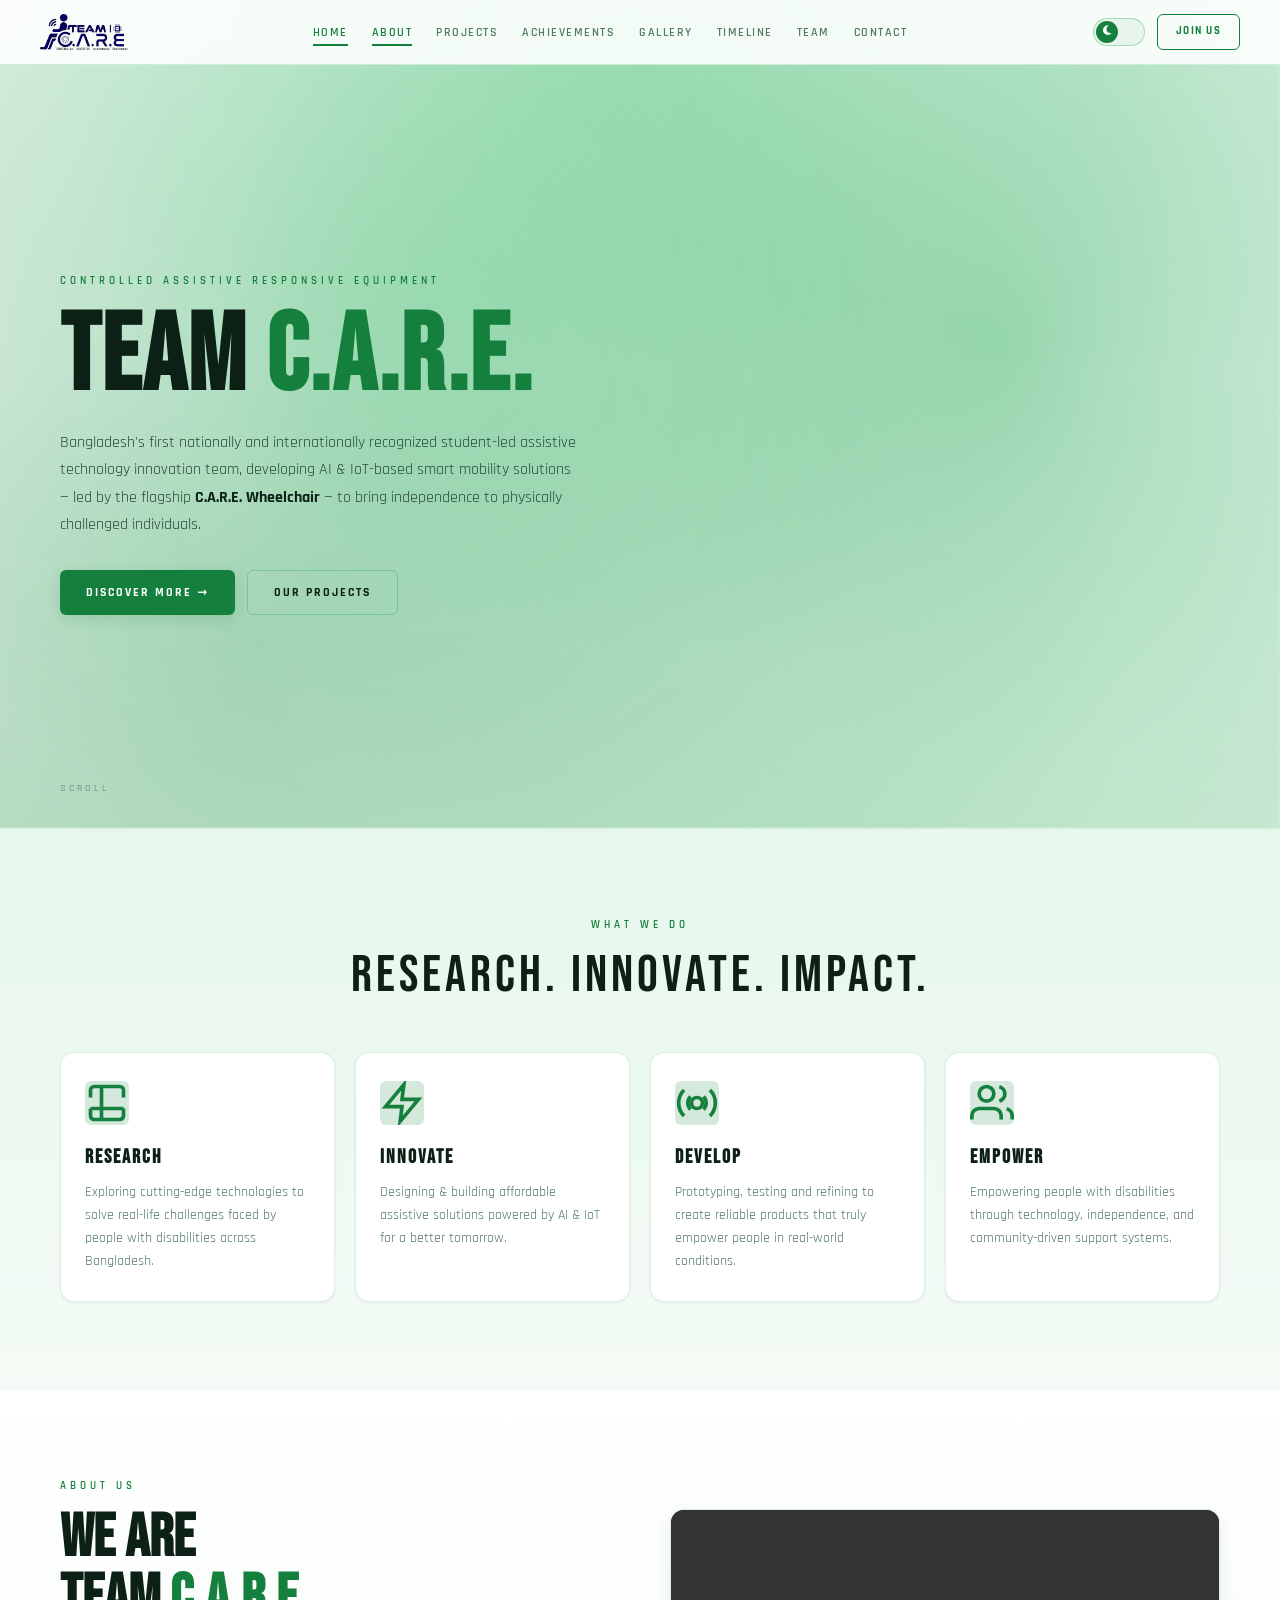
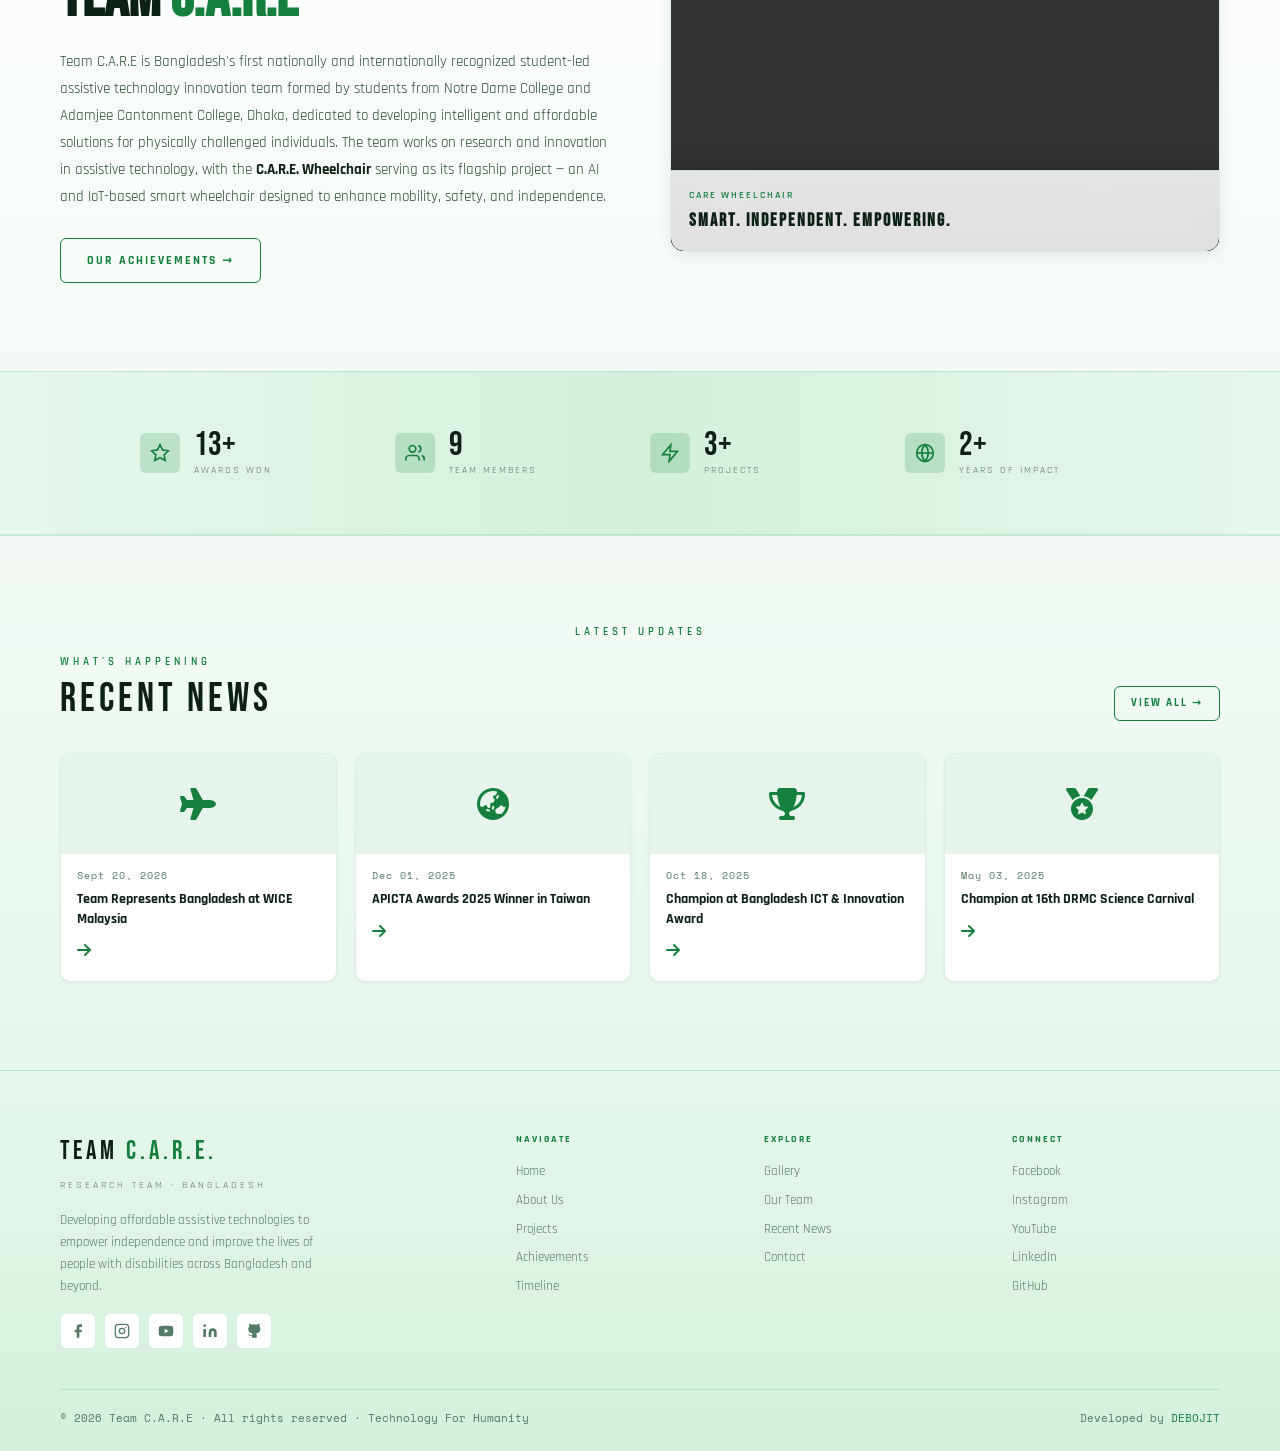
<file: index.html>
<!DOCTYPE html>
<html lang="en">
<head>
<meta charset="utf-8">
<meta name="viewport" content="width=device-width, initial-scale=1">
<title>Team C.A.R.E — Technology For Humanity</title>
<meta name="description" content="Team C.A.R.E. (Controlled Assistive Responsive Equipment) is a student research team from Bangladesh developing assistive technologies to empower independence and improve lives.">
<link rel="preconnect" href="https://fonts.googleapis.com">
<link rel="preconnect" href="https://fonts.gstatic.com" crossorigin>
<link href="https://fonts.googleapis.com/css2?family=Bebas+Neue&family=Rajdhani:wght@400;500;600;700&family=Space+Mono:wght@400;700&display=swap" rel="stylesheet">
<link rel="stylesheet" href="https://cdnjs.cloudflare.com/ajax/libs/font-awesome/6.5.1/css/all.min.css">
<link rel="stylesheet" href="./css/style.css">
</head>
<body>

<div id="cursor-ring"></div>
<div id="cursor-dot"></div>

<div class="mobile-menu" id="mobileMenu">
  <a href="./index.html">Home</a>
  <a href="./index.html#about">About</a>
  <a href="./projects.html">Projects</a>
  <a href="./awards.html">Achievements</a>
  <a href="./gallery.html">Gallery</a>
  <a href="./roadmap.html">Timeline</a>
  <a href="./team.html">Team</a>
  <a href="./contact.html">Contact</a>
</div>

<nav>
  <a class="nav-logo" href="./index.html">
    <img src="./images/logo-light.png" alt="Team C.A.R.E." class="logo-light">
    <img src="./images/logo-dark.png" alt="Team C.A.R.E." class="logo-dark">
  </a>
  <ul class="nav-links">
    <li><a class="active" href="./index.html">Home</a></li>
    <li><a href="./index.html#about">About</a></li>
    <li><a href="./projects.html">Projects</a></li>
    <li><a href="./awards.html">Achievements</a></li>
    <li><a href="./gallery.html">Gallery</a></li>
    <li><a href="./roadmap.html">Timeline</a></li>
    <li><a href="./team.html">Team</a></li>
    <li><a href="./contact.html">Contact</a></li>
  </ul>
  <div class="nav-right">
    <button class="theme-toggle" title="Toggle theme" aria-label="Toggle dark/light mode">
      <div class="theme-toggle-thumb">
        <span class="toggle-moon"><i class="fa-solid fa-moon"></i></span>
        <span class="toggle-sun"><i class="fa-solid fa-sun"></i></span>
      </div>
    </button>
    <a class="btn-join" href="./contact.html">Join Us</a>
    <div class="hamburger"><span></span><span></span><span></span></div>
  </div>
</nav>

<section id="hero">
  <canvas id="heroBgCanvas"></canvas>
  <div class="hero-content">
    <div class="hero-eyebrow">Controlled Assistive Responsive Equipment</div>
    <h1 class="hero-title">TEAM <span class="accent">C.A.R.E.</span></h1>
    <p class="hero-desc">Bangladesh's first nationally and internationally recognized student-led assistive technology innovation team, developing AI &amp; IoT-based smart mobility solutions — led by the flagship <strong>C.A.R.E. Wheelchair</strong> — to bring independence to physically challenged individuals.</p>
    <div class="hero-btns">
      <a href="#about" class="btn-primary">Discover More →</a>
      <a href="./projects.html" class="btn-secondary">Our Projects</a>
    </div>
  </div>
  <div class="scroll-indicator">SCROLL</div>
</section>

<section id="what">
  <div class="section-eyebrow">What We Do</div>
  <div class="section-title tagline-reveal">RESEARCH. INNOVATE. IMPACT.</div>
  <div class="cards-grid">
    <div class="card fade-up">
      <div class="card-icon"><svg viewBox="0 0 24 24" fill="none" stroke="currentColor" stroke-width="2"><path d="M9 3H5a2 2 0 00-2 2v4m6-6h10a2 2 0 012 2v4M9 3v18m0 0h10a2 2 0 002-2v-4M9 21H5a2 2 0 01-2-2v-4m0 0h18"></path></svg></div>
      <h3>Research</h3>
      <p>Exploring cutting-edge technologies to solve real-life challenges faced by people with disabilities across Bangladesh.</p>
    </div>
    <div class="card fade-up">
      <div class="card-icon"><svg viewBox="0 0 24 24" fill="none" stroke="currentColor" stroke-width="2"><polygon points="13 2 3 14 12 14 11 22 21 10 12 10 13 2"></polygon></svg></div>
      <h3>Innovate</h3>
      <p>Designing &amp; building affordable assistive solutions powered by AI &amp; IoT for a better tomorrow.</p>
    </div>
    <div class="card fade-up">
      <div class="card-icon"><svg viewBox="0 0 24 24" fill="none" stroke="currentColor" stroke-width="2"><circle cx="12" cy="12" r="3"></circle><path d="M19.07 4.93a10 10 0 010 14.14M4.93 4.93a10 10 0 000 14.14"></path><path d="M15.54 8.46a5 5 0 010 7.07M8.46 8.46a5 5 0 000 7.07"></path></svg></div>
      <h3>Develop</h3>
      <p>Prototyping, testing and refining to create reliable products that truly empower people in real-world conditions.</p>
    </div>
    <div class="card fade-up">
      <div class="card-icon"><svg viewBox="0 0 24 24" fill="none" stroke="currentColor" stroke-width="2"><path d="M17 21v-2a4 4 0 00-4-4H5a4 4 0 00-4 4v2"></path><circle cx="9" cy="7" r="4"></circle><path d="M23 21v-2a4 4 0 00-3-3.87"></path><path d="M16 3.13a4 4 0 010 7.75"></path></svg></div>
      <h3>Empower</h3>
      <p>Empowering people with disabilities through technology, independence, and community-driven support systems.</p>
    </div>
  </div>
</section>

<section id="about">
  <div class="about-grid">
    <div class="fade-up">
      <div class="about-eyebrow">About Us</div>
      <h2 class="about-title">WE ARE<br>TEAM <span class="accent">C.A.R.E</span></h2>
      <p class="about-text">Team C.A.R.E is Bangladesh's first nationally and internationally recognized student-led assistive technology innovation team formed by students from Notre Dame College and Adamjee Cantonment College, Dhaka, dedicated to developing intelligent and affordable solutions for physically challenged individuals. The team works on research and innovation in assistive technology, with the <strong>C.A.R.E. Wheelchair</strong> serving as its flagship project — an AI and IoT-based smart wheelchair designed to enhance mobility, safety, and independence.</p>
      <a class="btn-outline" href="./awards.html">Our Achievements →</a>
    </div>
    <div class="fade-up">
      <div class="video-card">
      <video
        controls
        preload="metadata"
        playsinline
        style="position:absolute;inset:0;width:100%;height:100%;object-fit:cover;background:#000;">
        <source src="./videos/care-video.mp4" type="video/mp4">
        Your browser does not support the video tag.
      </video>
      <div class="video-footer">
        <p class="project-tag">CARE WHEELCHAIR</p>
        <h4>Smart. Independent. Empowering.</h4>
      </div>
    </div>
    </div>
  </div>
</section>

<section id="stats">
  <div class="stats-grid">
    <div class="stat-item">
      <div class="stat-icon"><svg viewBox="0 0 24 24" fill="none" stroke="currentColor" stroke-width="2" style="width:20px;height:20px"><path d="M12 2l3.09 6.26L22 9.27l-5 4.87 1.18 6.86L12 17.77l-6.18 3.23L7 14.14 2 9.27l6.91-1.01z"></path></svg></div>
      <div><div class="stat-num" data-stat="stat_awards">20+</div><div class="stat-label">Awards Won</div></div>
    </div>
    <div class="stat-item">
      <div class="stat-icon"><svg viewBox="0 0 24 24" fill="none" stroke="currentColor" stroke-width="2" style="width:20px;height:20px"><path d="M17 21v-2a4 4 0 00-4-4H5a4 4 0 00-4 4v2"></path><circle cx="9" cy="7" r="4"></circle><path d="M23 21v-2a4 4 0 00-3-3.87"></path><path d="M16 3.13a4 4 0 010 7.75"></path></svg></div>
      <div><div class="stat-num" data-stat="stat_members">3</div><div class="stat-label">Team Members</div></div>
    </div>
    <div class="stat-item">
      <div class="stat-icon"><svg viewBox="0 0 24 24" fill="none" stroke="currentColor" stroke-width="2" style="width:20px;height:20px"><polygon points="13 2 3 14 12 14 11 22 21 10 12 10 13 2"></polygon></svg></div>
      <div><div class="stat-num" data-stat="stat_projects">3+</div><div class="stat-label">Projects</div></div>
    </div>
    <div class="stat-item">
      <div class="stat-icon"><svg viewBox="0 0 24 24" fill="none" stroke="currentColor" stroke-width="2" style="width:20px;height:20px"><circle cx="12" cy="12" r="10"></circle><line x1="2" y1="12" x2="22" y2="12"></line><path d="M12 2a15.3 15.3 0 014 10 15.3 15.3 0 01-4 10 15.3 15.3 0 01-4-10 15.3 15.3 0 014-10z"></path></svg></div>
      <div><div class="stat-num" data-stat="stat_years">2+</div><div class="stat-label">Years of Impact</div></div>
    </div>
  </div>
</section>

<section id="recent-home">
  <div class="section-eyebrow">Latest Updates</div>
  <div class="news-header">
    <div class="news-header-left">
      <div class="section-eyebrow">What's Happening</div>
      <div class="section-title">RECENT NEWS</div>
    </div>
    <a class="view-all" href="./news.html">View All →</a>
  </div>
  <div class="news-grid" id="homeNewsGrid"></div>
</section>

<footer>
  <div class="footer-main">
    <div class="footer-brand">
      <div class="footer-logo">TEAM <span>C.A.R.E.</span></div>
      <div class="footer-sub">Research Team · Bangladesh</div>
      <p>Developing affordable assistive technologies to empower independence and improve the lives of people with disabilities across Bangladesh and beyond.</p>
      <div class="social-links">
        <a href="https://facebook.com/teamcare.bd" target="_blank" rel="noreferrer" class="social-link" title="Facebook"><svg width="16" height="16" viewBox="0 0 24 24" fill="currentColor"><path d="M18 2h-3a5 5 0 00-5 5v3H7v4h3v8h4v-8h3l1-4h-4V7a1 1 0 011-1h3z"></path></svg></a>
        <a href="https://instagram.com/teamcare.bd" target="_blank" rel="noreferrer" class="social-link" title="Instagram"><svg width="16" height="16" viewBox="0 0 24 24" fill="none" stroke="currentColor" stroke-width="2"><rect x="2" y="2" width="20" height="20" rx="5" ry="5"></rect><circle cx="12" cy="12" r="4"></circle><circle cx="17.5" cy="6.5" r="1" fill="currentColor" stroke="none"></circle></svg></a>
        <a href="https://youtube.com/@teamcare" target="_blank" rel="noreferrer" class="social-link" title="YouTube"><svg width="16" height="16" viewBox="0 0 24 24" fill="currentColor"><path d="M22.54 6.42a2.78 2.78 0 00-1.95-1.96C18.88 4 12 4 12 4s-6.88 0-8.59.46a2.78 2.78 0 00-1.95 1.96A29 29 0 001 12a29 29 0 00.46 5.58A2.78 2.78 0 003.41 19.6C5.12 20 12 20 12 20s6.88 0 8.59-.4a2.78 2.78 0 001.95-1.95A29 29 0 0023 12a29 29 0 00-.46-5.58zM10 15.5v-7l6 3.5-6 3.5z"></path></svg></a>
        <a href="https://linkedin.com/company/teamcare-bd" target="_blank" rel="noreferrer" class="social-link" title="LinkedIn"><svg width="16" height="16" viewBox="0 0 24 24" fill="currentColor"><path d="M16 8a6 6 0 016 6v7h-4v-7a2 2 0 00-2-2 2 2 0 00-2 2v7h-4v-7a6 6 0 016-6zM2 9h4v12H2z"></path><circle cx="4" cy="4" r="2"></circle></svg></a>
        <a href="https://github.com/teamcare-bd" target="_blank" rel="noreferrer" class="social-link" title="GitHub"><svg width="16" height="16" viewBox="0 0 24 24" fill="currentColor"><path d="M9 19c-5 1.5-5-2.5-7-3m14 6v-3.87a3.37 3.37 0 00-.94-2.61c3.14-.35 6.44-1.54 6.44-7A5.44 5.44 0 0020 4.77 5.07 5.07 0 0019.91 1S18.73.65 16 2.48a13.38 13.38 0 00-7 0C6.27.65 5.09 1 5.09 1A5.07 5.07 0 005 4.77a5.44 5.44 0 00-1.5 3.78c0 5.42 3.3 6.61 6.44 7A3.37 3.37 0 009 18.13V22"></path></svg></a>
      </div>
    </div>
    <div class="footer-col">
      <h5>Navigate</h5>
      <a href="./index.html">Home</a>
      <a href="./index.html#about">About Us</a>
      <a href="./projects.html">Projects</a>
      <a href="./awards.html">Achievements</a>
      <a href="./roadmap.html">Timeline</a>
    </div>
    <div class="footer-col">
      <h5>Explore</h5>
      <a href="./gallery.html">Gallery</a>
      <a href="./team.html">Our Team</a>
      <a href="./news.html">Recent News</a>
      <a href="./contact.html">Contact</a>
    </div>
    <div class="footer-col">
      <h5>Connect</h5>
      <a href="https://facebook.com/teamcare.bd" target="_blank" rel="noreferrer">Facebook</a>
      <a href="https://instagram.com/teamcare.bd" target="_blank" rel="noreferrer">Instagram</a>
      <a href="https://youtube.com/@teamcare" target="_blank" rel="noreferrer">YouTube</a>
      <a href="https://linkedin.com/company/teamcare-bd" target="_blank" rel="noreferrer">LinkedIn</a>
      <a href="https://github.com/teamcare-bd" target="_blank" rel="noreferrer">GitHub</a>
    </div>
  </div>
  <div class="footer-divider"></div>
  <div class="footer-bottom">
    <div class="footer-copy">© 2026 Team C.A.R.E · All rights reserved · Technology For Humanity</div>
    <div class="footer-dev">Developed by <span>DEBOJIT</span></div>
  </div>
</footer>

<script src="./data/content.js"></script>
<script src="./js/main.js"></script>
</body>
</html>
</file>
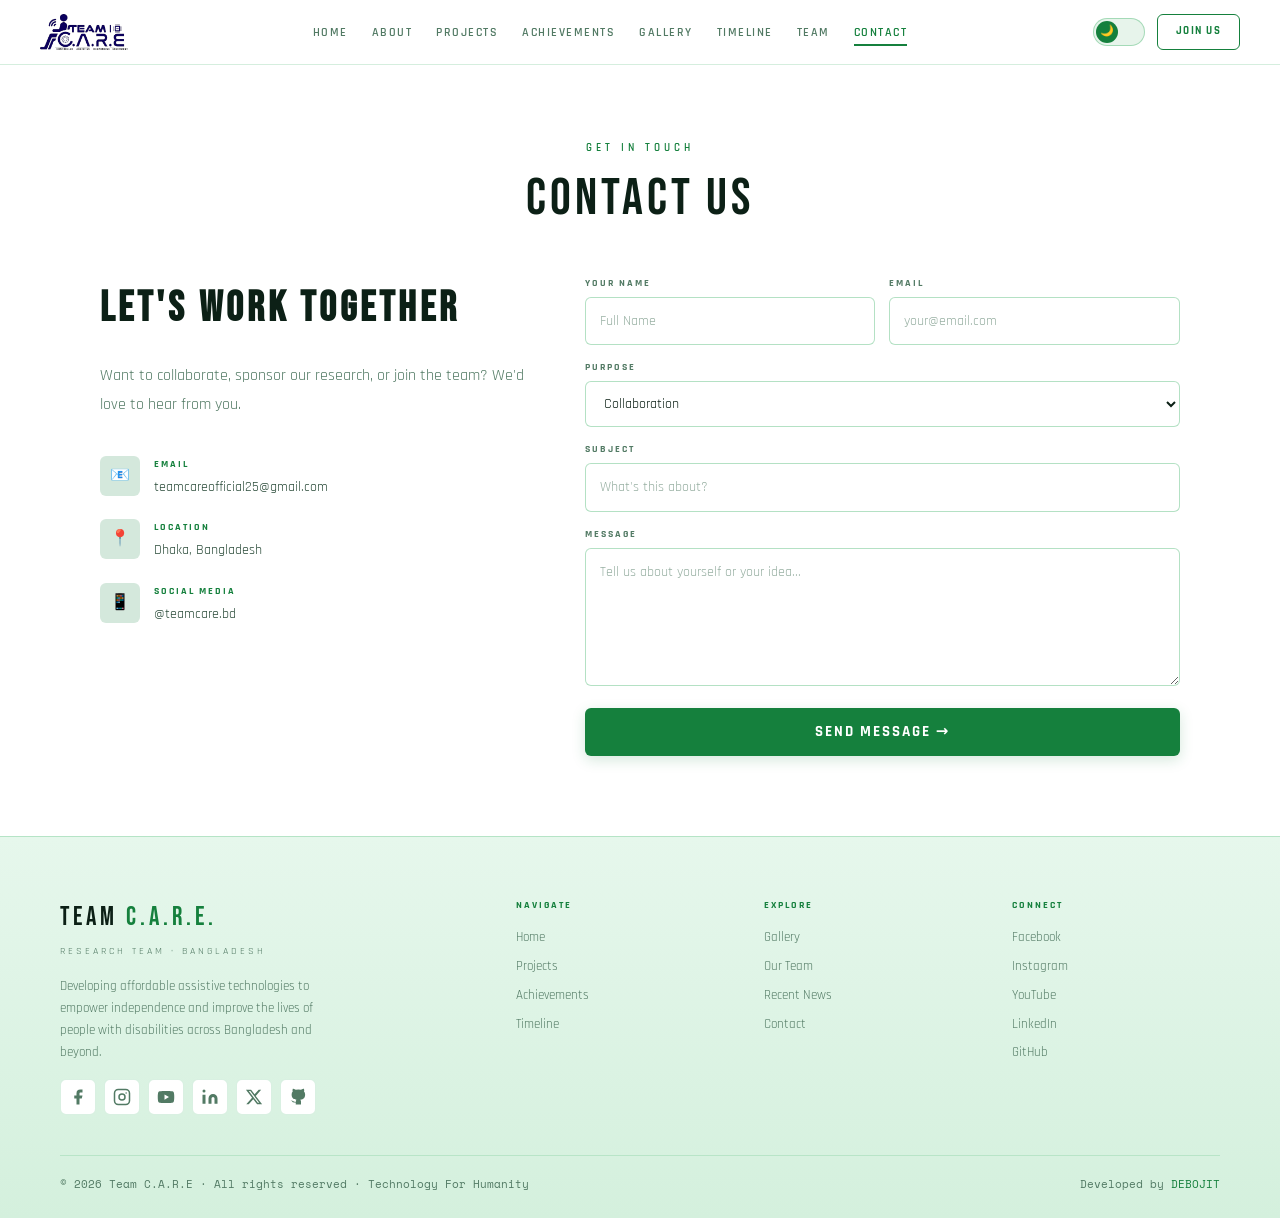
<file: contact.html>
<!DOCTYPE html>
<html lang="en" data-theme="dark">
<head>
<meta charset="utf-8">
<meta name="viewport" content="width=device-width, initial-scale=1">
<title>Contact — Team C.A.R.E</title>
<meta name="description" content="Get in touch with Team C.A.R.E.">
<link rel="preconnect" href="https://fonts.googleapis.com">
<link rel="preconnect" href="https://fonts.gstatic.com" crossorigin>
<link href="https://fonts.googleapis.com/css2?family=Bebas+Neue&family=Rajdhani:wght@400;500;600;700&family=Space+Mono:wght@400;700&display=swap" rel="stylesheet">
<link rel="stylesheet" href="./css/style.css">
</head>
<body>

<div id="cursor-ring"></div>
<div id="cursor-dot"></div>

<div class="mobile-menu" id="mobileMenu">
  <a href="./index.html">Home</a>
  <a href="./index.html#about">About</a>
  <a href="./projects.html">Projects</a>
  <a href="./awards.html">Achievements</a>
  <a href="./gallery.html">Gallery</a>
  <a href="./roadmap.html">Timeline</a>
  <a href="./team.html">Team</a>
  <a href="./contact.html">Contact</a>
</div>

<nav>
  <a class="nav-logo" href="./index.html">
    <img src="./images/logo-light.png" alt="Team C.A.R.E." class="logo-light">
    <img src="./images/logo-dark.png" alt="Team C.A.R.E." class="logo-dark">
  </a>
  <ul class="nav-links">
    <li><a href="./index.html">Home</a></li>
    <li><a href="./index.html#about">About</a></li>
    <li><a href="./projects.html">Projects</a></li>
    <li><a href="./awards.html">Achievements</a></li>
    <li><a href="./gallery.html">Gallery</a></li>
    <li><a href="./roadmap.html">Timeline</a></li>
    <li><a href="./team.html">Team</a></li>
    <li><a class="active" href="./contact.html">Contact</a></li>
  </ul>
  <div class="nav-right">
    <button class="theme-toggle" title="Toggle theme" aria-label="Toggle dark/light mode">
      <div class="theme-toggle-track"><div class="theme-toggle-bg"></div></div>
      <div class="theme-toggle-thumb"><span class="toggle-moon">🌙</span><span class="toggle-sun">☀️</span></div>
    </button>
    <a class="btn-join" href="./contact.html">Join Us</a>
    <div class="hamburger"><span></span><span></span><span></span></div>
  </div>
</nav>

<main class="subpage-content">
  <div class="section-eyebrow">Get In Touch</div>
  <div class="section-title">CONTACT US</div>
  <div class="contact-grid" style="max-width:1100px;margin:0 auto">
    <div class="fade-up">
      <h3 style="font-family:'Bebas Neue';font-size:42px;letter-spacing:4px;color:var(--text);margin-bottom:20px">LET'S WORK TOGETHER</h3>
      <p style="color:var(--muted);font-size:16px;line-height:1.8;margin-bottom:36px">Want to collaborate, sponsor our research, or join the team? We'd love to hear from you.</p>
      <div class="contact-detail">
        <div class="contact-icon">📧</div>
        <div class="contact-detail-text"><strong>Email</strong><span data-contact="email">teamcareofficial25@gmail.com</span></div>
      </div>
      <div class="contact-detail">
        <div class="contact-icon">📍</div>
        <div class="contact-detail-text"><strong>Location</strong><span data-contact="location">Dhaka, Bangladesh</span></div>
      </div>
      <div class="contact-detail">
        <div class="contact-icon">📱</div>
        <div class="contact-detail-text"><strong>Social Media</strong><span data-contact="social">@teamcare.bd</span></div>
      </div>
    </div>
    <div class="fade-up">
      <form class="contact-form" action="mailto:teamcareofficial25@gmail.com" enctype="text/plain" method="post">
        <div class="form-row">
          <div class="form-group"><label>Your Name</label><input type="text" placeholder="Full Name" name="name"></div>
          <div class="form-group"><label>Email</label><input type="email" placeholder="your@email.com" name="email"></div>
        </div>
        <div class="form-group">
          <label>Purpose</label>
          <select name="purpose">
            <option selected>Collaboration</option>
            <option>Join Team</option>
            <option>Sponsorship</option>
            <option>Media / Press</option>
            <option>General Inquiry</option>
          </select>
        </div>
        <div class="form-group"><label>Subject</label><input type="text" placeholder="What's this about?" name="subject"></div>
        <div class="form-group"><label>Message</label><textarea rows="5" name="message" placeholder="Tell us about yourself or your idea..."></textarea></div>
        <button class="btn-primary" type="submit" style="width:100%;justify-content:center;font-size:15px">Send Message →</button>
      </form>
    </div>
  </div>
</main>

<footer>
  <div class="footer-main">
    <div class="footer-brand fade-up">
      <div class="footer-logo">TEAM <span>C.A.R.E.</span></div>
      <div class="footer-sub">Research Team · Bangladesh</div>
      <p>Developing affordable assistive technologies to empower independence and improve the lives of people with disabilities across Bangladesh and beyond.</p>
      <div class="social-links">
        <a href="https://facebook.com/teamcare.bd" target="_blank" rel="noreferrer" class="social-link" title="Facebook"><svg width="18" height="18" viewBox="0 0 24 24" fill="currentColor"><path d="M18 2h-3a5 5 0 00-5 5v3H7v4h3v8h4v-8h3l1-4h-4V7a1 1 0 011-1h3z"></path></svg></a>
        <a href="https://instagram.com/teamcare.bd" target="_blank" rel="noreferrer" class="social-link" title="Instagram"><svg width="18" height="18" viewBox="0 0 24 24" fill="none" stroke="currentColor" stroke-width="2"><rect x="2" y="2" width="20" height="20" rx="5" ry="5"></rect><circle cx="12" cy="12" r="4"></circle><circle cx="17.5" cy="6.5" r="1" fill="currentColor" stroke="none"></circle></svg></a>
        <a href="https://youtube.com/@teamcare" target="_blank" rel="noreferrer" class="social-link" title="YouTube"><svg width="18" height="18" viewBox="0 0 24 24" fill="currentColor"><path d="M22.54 6.42a2.78 2.78 0 00-1.95-1.96C18.88 4 12 4 12 4s-6.88 0-8.59.46a2.78 2.78 0 00-1.95 1.96A29 29 0 001 12a29 29 0 00.46 5.58A2.78 2.78 0 003.41 19.6C5.12 20 12 20 12 20s6.88 0 8.59-.4a2.78 2.78 0 001.95-1.95A29 29 0 0023 12a29 29 0 00-.46-5.58zM10 15.5v-7l6 3.5-6 3.5z"></path></svg></a>
        <a href="https://linkedin.com/company/teamcare-bd" target="_blank" rel="noreferrer" class="social-link" title="LinkedIn"><svg width="18" height="18" viewBox="0 0 24 24" fill="currentColor"><path d="M16 8a6 6 0 016 6v7h-4v-7a2 2 0 00-2-2 2 2 0 00-2 2v7h-4v-7a6 6 0 016-6zM2 9h4v12H2z"></path><circle cx="4" cy="4" r="2"></circle></svg></a>
        <a href="https://twitter.com/teamcare_bd" target="_blank" rel="noreferrer" class="social-link" title="Twitter / X"><svg width="18" height="18" viewBox="0 0 24 24" fill="currentColor"><path d="M18.244 2.25h3.308l-7.227 8.26 8.502 11.24H16.17l-5.214-6.817L4.99 21.75H1.68l7.73-8.835L1.254 2.25H8.08l4.713 6.231zm-1.161 17.52h1.833L7.084 4.126H5.117z"></path></svg></a>
        <a href="https://github.com/teamcare-bd" target="_blank" rel="noreferrer" class="social-link" title="GitHub"><svg width="18" height="18" viewBox="0 0 24 24" fill="currentColor"><path d="M9 19c-5 1.5-5-2.5-7-3m14 6v-3.87a3.37 3.37 0 00-.94-2.61c3.14-.35 6.44-1.54 6.44-7A5.44 5.44 0 0020 4.77 5.07 5.07 0 0019.91 1S18.73.65 16 2.48a13.38 13.38 0 00-7 0C6.27.65 5.09 1 5.09 1A5.07 5.07 0 005 4.77a5.44 5.44 0 00-1.5 3.78c0 5.42 3.3 6.61 6.44 7A3.37 3.37 0 009 18.13V22"></path></svg></a>
      </div>
    </div>
    <div class="footer-col fade-up">
      <h5>Navigate</h5>
      <a href="./index.html">Home</a>
      <a href="./projects.html">Projects</a>
      <a href="./awards.html">Achievements</a>
      <a href="./roadmap.html">Timeline</a>
    </div>
    <div class="footer-col fade-up">
      <h5>Explore</h5>
      <a href="./gallery.html">Gallery</a>
      <a href="./team.html">Our Team</a>
      <a href="./news.html">Recent News</a>
      <a href="./contact.html">Contact</a>
    </div>
    <div class="footer-col fade-up">
      <h5>Connect</h5>
      <a href="https://facebook.com/teamcare.bd" target="_blank" rel="noreferrer">Facebook</a>
      <a href="https://instagram.com/teamcare.bd" target="_blank" rel="noreferrer">Instagram</a>
      <a href="https://youtube.com/@teamcare" target="_blank" rel="noreferrer">YouTube</a>
      <a href="https://linkedin.com/company/teamcare-bd" target="_blank" rel="noreferrer">LinkedIn</a>
      <a href="https://github.com/teamcare-bd" target="_blank" rel="noreferrer">GitHub</a>
    </div>
  </div>
  <div class="footer-divider"></div>
  <div class="footer-bottom">
    <div class="footer-copy">© 2026 Team C.A.R.E · All rights reserved · Technology For Humanity</div>
    <div class="footer-dev">Developed by <span>DEBOJIT</span></div>
  </div>
</footer>

<script src="./data/content.js"></script>
<script src="./js/main.js"></script>
</body>
</html>
</file>
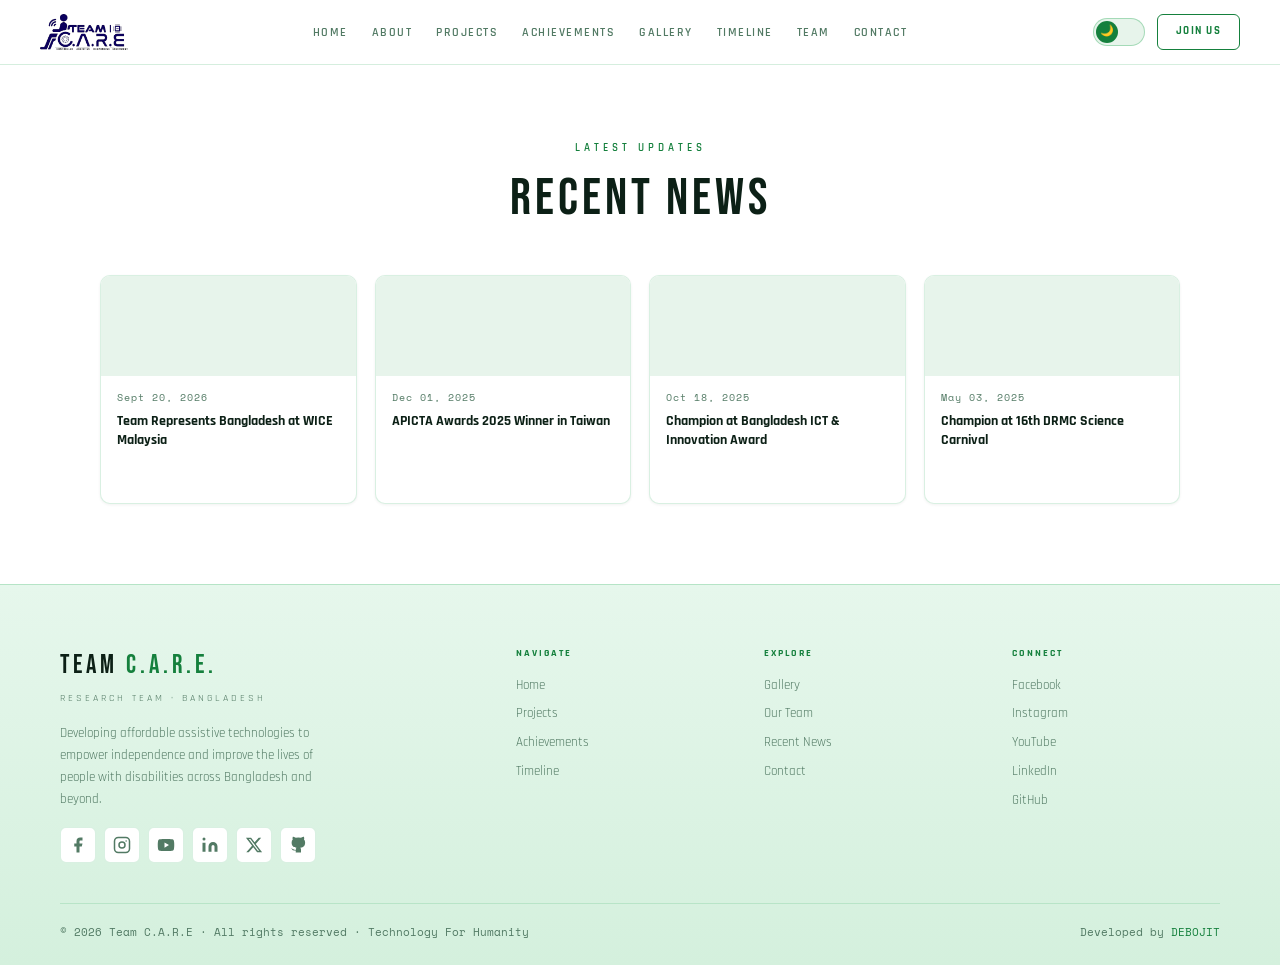
<file: news.html>
<!DOCTYPE html>
<html lang="en" data-theme="dark">
<head>
<meta charset="utf-8">
<meta name="viewport" content="width=device-width, initial-scale=1">
<title>Recent News — Team C.A.R.E</title>
<meta name="description" content="Latest news and updates from Team C.A.R.E.">
<link rel="preconnect" href="https://fonts.googleapis.com">
<link rel="preconnect" href="https://fonts.gstatic.com" crossorigin>
<link href="https://fonts.googleapis.com/css2?family=Bebas+Neue&family=Rajdhani:wght@400;500;600;700&family=Space+Mono:wght@400;700&display=swap" rel="stylesheet">
<link rel="stylesheet" href="./css/style.css">
</head>
<body>

<div id="cursor-ring"></div>
<div id="cursor-dot"></div>

<div class="mobile-menu" id="mobileMenu">
  <a href="./index.html">Home</a>
  <a href="./index.html#about">About</a>
  <a href="./projects.html">Projects</a>
  <a href="./awards.html">Achievements</a>
  <a href="./gallery.html">Gallery</a>
  <a href="./roadmap.html">Timeline</a>
  <a href="./team.html">Team</a>
  <a href="./contact.html">Contact</a>
</div>

<nav>
  <a class="nav-logo" href="./index.html">
    <img src="./images/logo-light.png" alt="Team C.A.R.E." class="logo-light">
    <img src="./images/logo-dark.png" alt="Team C.A.R.E." class="logo-dark">
  </a>
  <ul class="nav-links">
    <li><a href="./index.html">Home</a></li>
    <li><a href="./index.html#about">About</a></li>
    <li><a href="./projects.html">Projects</a></li>
    <li><a href="./awards.html">Achievements</a></li>
    <li><a href="./gallery.html">Gallery</a></li>
    <li><a href="./roadmap.html">Timeline</a></li>
    <li><a href="./team.html">Team</a></li>
    <li><a href="./contact.html">Contact</a></li>
  </ul>
  <div class="nav-right">
    <button class="theme-toggle" title="Toggle theme" aria-label="Toggle dark/light mode">
      <div class="theme-toggle-track"><div class="theme-toggle-bg"></div></div>
      <div class="theme-toggle-thumb"><span class="toggle-moon">🌙</span><span class="toggle-sun">☀️</span></div>
    </button>
    <a class="btn-join" href="./contact.html">Join Us</a>
    <div class="hamburger"><span></span><span></span><span></span></div>
  </div>
</nav>

<main class="subpage-content">
  <div class="section-eyebrow">Latest Updates</div>
  <div class="section-title">RECENT NEWS</div>
  <div class="news-grid" id="newsGrid"></div>
</main>

<footer>
  <div class="footer-main">
    <div class="footer-brand fade-up">
      <div class="footer-logo">TEAM <span>C.A.R.E.</span></div>
      <div class="footer-sub">Research Team · Bangladesh</div>
      <p>Developing affordable assistive technologies to empower independence and improve the lives of people with disabilities across Bangladesh and beyond.</p>
      <div class="social-links">
        <a href="https://facebook.com/teamcare.bd" target="_blank" rel="noreferrer" class="social-link" title="Facebook"><svg width="18" height="18" viewBox="0 0 24 24" fill="currentColor"><path d="M18 2h-3a5 5 0 00-5 5v3H7v4h3v8h4v-8h3l1-4h-4V7a1 1 0 011-1h3z"></path></svg></a>
        <a href="https://instagram.com/teamcare.bd" target="_blank" rel="noreferrer" class="social-link" title="Instagram"><svg width="18" height="18" viewBox="0 0 24 24" fill="none" stroke="currentColor" stroke-width="2"><rect x="2" y="2" width="20" height="20" rx="5" ry="5"></rect><circle cx="12" cy="12" r="4"></circle><circle cx="17.5" cy="6.5" r="1" fill="currentColor" stroke="none"></circle></svg></a>
        <a href="https://youtube.com/@teamcare" target="_blank" rel="noreferrer" class="social-link" title="YouTube"><svg width="18" height="18" viewBox="0 0 24 24" fill="currentColor"><path d="M22.54 6.42a2.78 2.78 0 00-1.95-1.96C18.88 4 12 4 12 4s-6.88 0-8.59.46a2.78 2.78 0 00-1.95 1.96A29 29 0 001 12a29 29 0 00.46 5.58A2.78 2.78 0 003.41 19.6C5.12 20 12 20 12 20s6.88 0 8.59-.4a2.78 2.78 0 001.95-1.95A29 29 0 0023 12a29 29 0 00-.46-5.58zM10 15.5v-7l6 3.5-6 3.5z"></path></svg></a>
        <a href="https://linkedin.com/company/teamcare-bd" target="_blank" rel="noreferrer" class="social-link" title="LinkedIn"><svg width="18" height="18" viewBox="0 0 24 24" fill="currentColor"><path d="M16 8a6 6 0 016 6v7h-4v-7a2 2 0 00-2-2 2 2 0 00-2 2v7h-4v-7a6 6 0 016-6zM2 9h4v12H2z"></path><circle cx="4" cy="4" r="2"></circle></svg></a>
        <a href="https://twitter.com/teamcare_bd" target="_blank" rel="noreferrer" class="social-link" title="Twitter / X"><svg width="18" height="18" viewBox="0 0 24 24" fill="currentColor"><path d="M18.244 2.25h3.308l-7.227 8.26 8.502 11.24H16.17l-5.214-6.817L4.99 21.75H1.68l7.73-8.835L1.254 2.25H8.08l4.713 6.231zm-1.161 17.52h1.833L7.084 4.126H5.117z"></path></svg></a>
        <a href="https://github.com/teamcare-bd" target="_blank" rel="noreferrer" class="social-link" title="GitHub"><svg width="18" height="18" viewBox="0 0 24 24" fill="currentColor"><path d="M9 19c-5 1.5-5-2.5-7-3m14 6v-3.87a3.37 3.37 0 00-.94-2.61c3.14-.35 6.44-1.54 6.44-7A5.44 5.44 0 0020 4.77 5.07 5.07 0 0019.91 1S18.73.65 16 2.48a13.38 13.38 0 00-7 0C6.27.65 5.09 1 5.09 1A5.07 5.07 0 005 4.77a5.44 5.44 0 00-1.5 3.78c0 5.42 3.3 6.61 6.44 7A3.37 3.37 0 009 18.13V22"></path></svg></a>
      </div>
    </div>
    <div class="footer-col fade-up">
      <h5>Navigate</h5>
      <a href="./index.html">Home</a>
      <a href="./projects.html">Projects</a>
      <a href="./awards.html">Achievements</a>
      <a href="./roadmap.html">Timeline</a>
    </div>
    <div class="footer-col fade-up">
      <h5>Explore</h5>
      <a href="./gallery.html">Gallery</a>
      <a href="./team.html">Our Team</a>
      <a href="./news.html">Recent News</a>
      <a href="./contact.html">Contact</a>
    </div>
    <div class="footer-col fade-up">
      <h5>Connect</h5>
      <a href="https://facebook.com/teamcare.bd" target="_blank" rel="noreferrer">Facebook</a>
      <a href="https://instagram.com/teamcare.bd" target="_blank" rel="noreferrer">Instagram</a>
      <a href="https://youtube.com/@teamcare" target="_blank" rel="noreferrer">YouTube</a>
      <a href="https://linkedin.com/company/teamcare-bd" target="_blank" rel="noreferrer">LinkedIn</a>
      <a href="https://github.com/teamcare-bd" target="_blank" rel="noreferrer">GitHub</a>
    </div>
  </div>
  <div class="footer-divider"></div>
  <div class="footer-bottom">
    <div class="footer-copy">© 2026 Team C.A.R.E · All rights reserved · Technology For Humanity</div>
    <div class="footer-dev">Developed by <span>DEBOJIT</span></div>
  </div>
</footer>

<script src="./data/content.js"></script>
<script src="./js/main.js"></script>
</body>
</html>
</file>
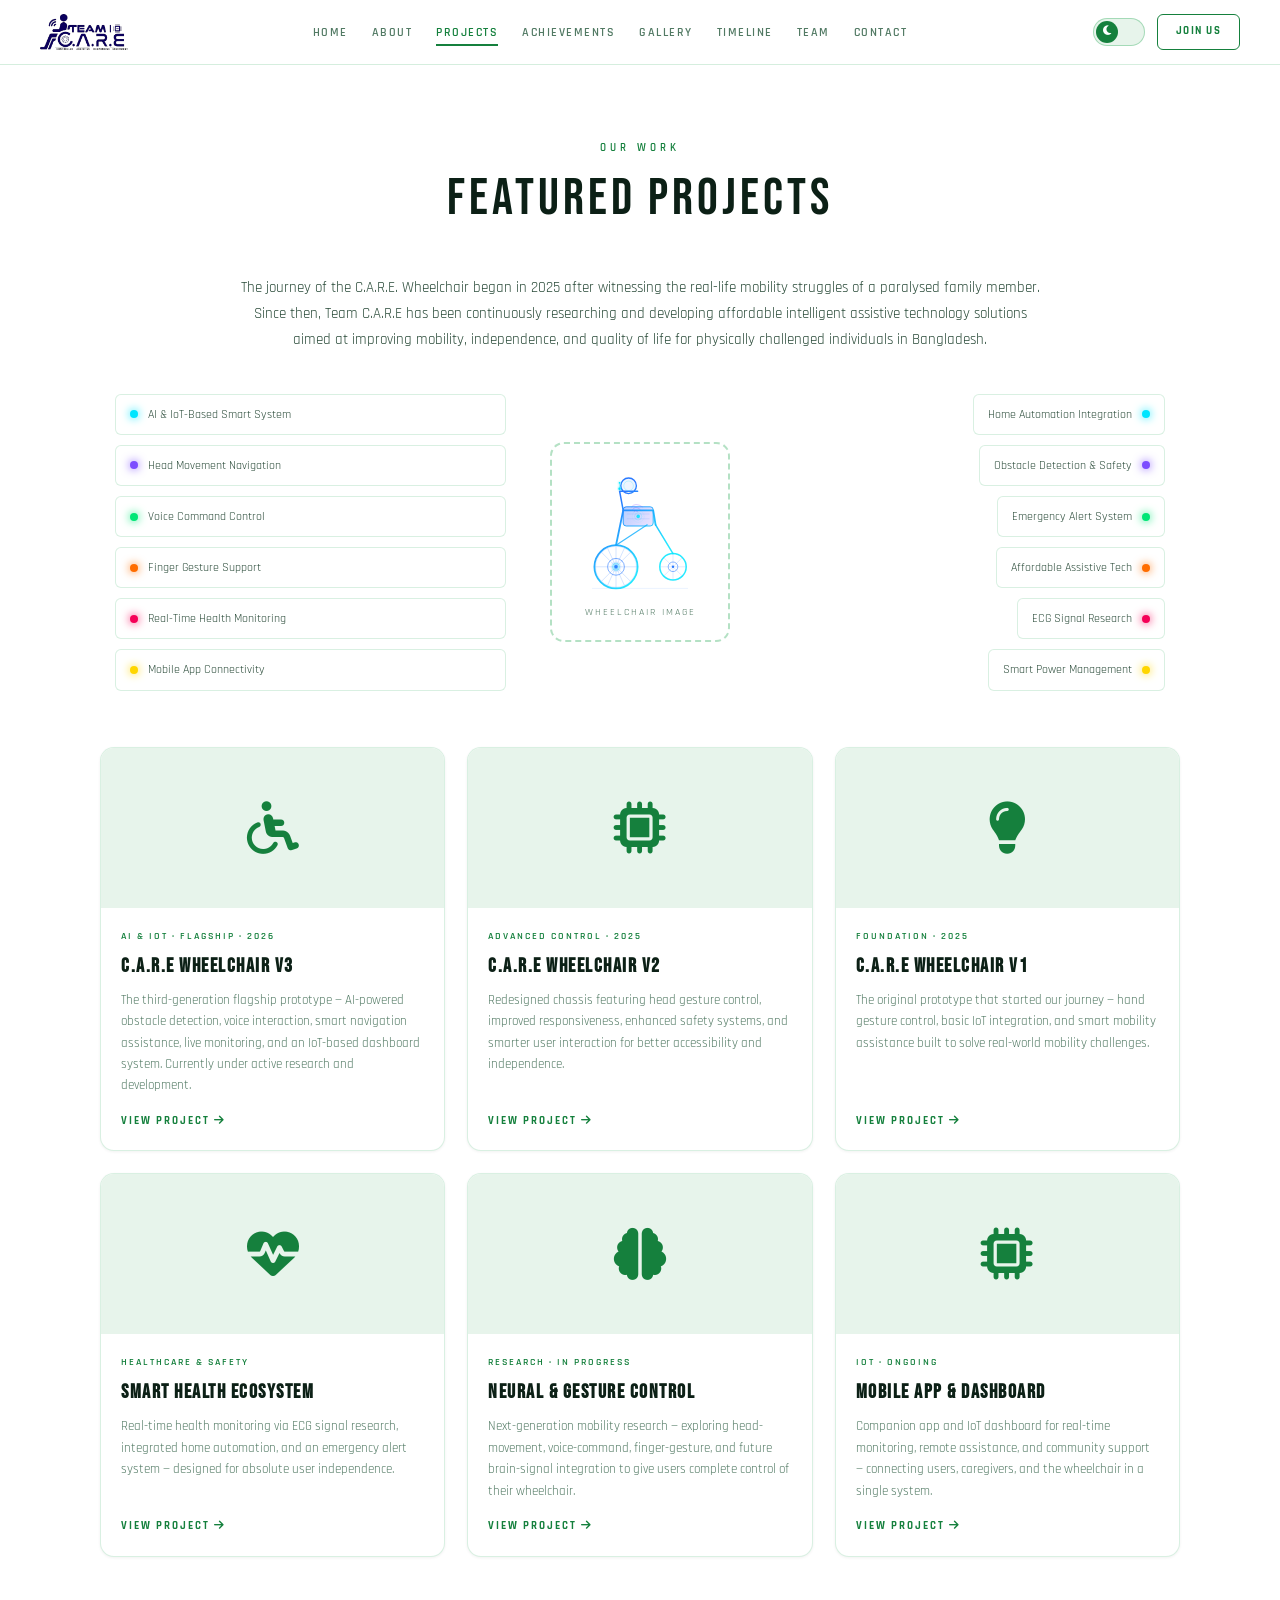
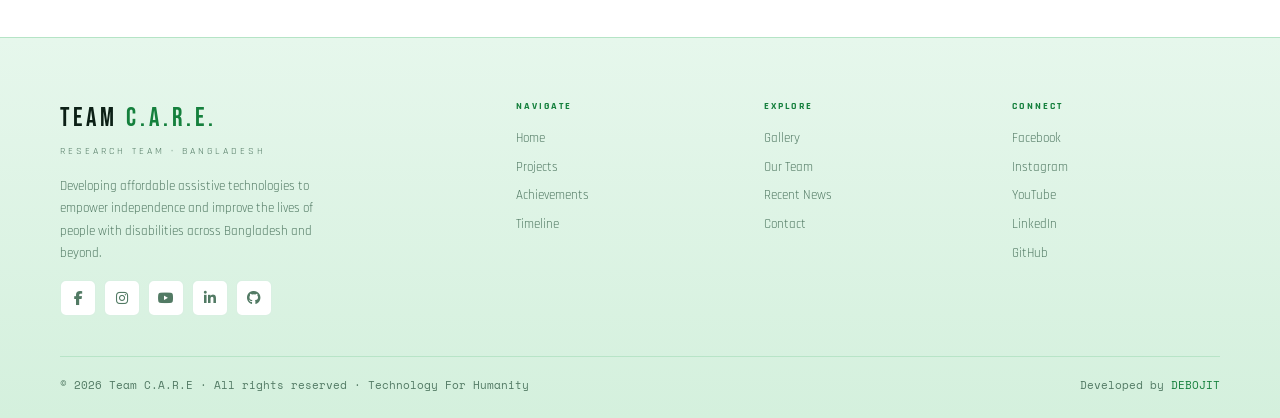
<file: projects.html>
<!DOCTYPE html>
<html lang="en">
<head>
<meta charset="utf-8">
<meta name="viewport" content="width=device-width, initial-scale=1">
<title>Projects — Team C.A.R.E</title>
<meta name="description" content="Featured projects by Team C.A.R.E — the C.A.R.E Wheelchair and smart assistive technology.">
<link rel="preconnect" href="https://fonts.googleapis.com">
<link rel="preconnect" href="https://fonts.gstatic.com" crossorigin>
<link href="https://fonts.googleapis.com/css2?family=Bebas+Neue&family=Rajdhani:wght@400;500;600;700&family=Space+Mono:wght@400;700&display=swap" rel="stylesheet">
<link rel="stylesheet" href="https://cdnjs.cloudflare.com/ajax/libs/font-awesome/6.5.1/css/all.min.css">
<link rel="stylesheet" href="./css/style.css">
</head>
<body>

<div id="cursor-ring"></div>
<div id="cursor-dot"></div>

<div class="mobile-menu" id="mobileMenu">
  <a href="./index.html">Home</a>
  <a href="./index.html#about">About</a>
  <a href="./projects.html">Projects</a>
  <a href="./awards.html">Achievements</a>
  <a href="./gallery.html">Gallery</a>
  <a href="./roadmap.html">Timeline</a>
  <a href="./team.html">Team</a>
  <a href="./contact.html">Contact</a>
</div>

<nav>
  <a class="nav-logo" href="./index.html">
    <img src="./images/logo-light.png" alt="Team C.A.R.E." class="logo-light">
    <img src="./images/logo-dark.png" alt="Team C.A.R.E." class="logo-dark">
  </a>
  <ul class="nav-links">
    <li><a href="./index.html">Home</a></li>
    <li><a href="./index.html#about">About</a></li>
    <li><a class="active" href="./projects.html">Projects</a></li>
    <li><a href="./awards.html">Achievements</a></li>
    <li><a href="./gallery.html">Gallery</a></li>
    <li><a href="./roadmap.html">Timeline</a></li>
    <li><a href="./team.html">Team</a></li>
    <li><a href="./contact.html">Contact</a></li>
  </ul>
  <div class="nav-right">
    <button class="theme-toggle" title="Toggle theme" aria-label="Toggle dark/light mode">
      <div class="theme-toggle-thumb">
        <span class="toggle-moon"><i class="fa-solid fa-moon"></i></span>
        <span class="toggle-sun"><i class="fa-solid fa-sun"></i></span>
      </div>
    </button>
    <a class="btn-join" href="./contact.html">Join Us</a>
    <div class="hamburger"><span></span><span></span><span></span></div>
  </div>
</nav>

<main class="subpage-content">
  <div class="section-eyebrow">Our Work</div>
  <div class="section-title">FEATURED PROJECTS</div>
  <p class="project-details">
    The journey of the C.A.R.E. Wheelchair began in 2025 after witnessing the real-life mobility struggles of a paralysed family member. Since then, Team C.A.R.E has been continuously researching and developing affordable intelligent assistive technology solutions aimed at improving mobility, independence, and quality of life for physically challenged individuals in Bangladesh.
  </p>

  <!-- ============================================================
       CARE WHEELCHAIR — FEATURE LAYOUT
       ============================================================ -->
  <div class="care-wheelchair-layout" id="careWcLayout">
    <div class="care-wc-left">
      <div class="care-feat-item" style="--delay:0">
        <div class="care-feat-dot" style="background:#00e5ff;box-shadow:0 0 10px #00e5ff"></div>
        <span class="care-feat-name">AI &amp; IoT-Based Smart System</span>
      </div>
      <div class="care-feat-item" style="--delay:1">
        <div class="care-feat-dot" style="background:#7c4dff;box-shadow:0 0 10px #7c4dff"></div>
        <span class="care-feat-name">Head Movement Navigation</span>
      </div>
      <div class="care-feat-item" style="--delay:2">
        <div class="care-feat-dot" style="background:#00e676;box-shadow:0 0 10px #00e676"></div>
        <span class="care-feat-name">Voice Command Control</span>
      </div>
      <div class="care-feat-item" style="--delay:3">
        <div class="care-feat-dot" style="background:#ff6d00;box-shadow:0 0 10px #ff6d00"></div>
        <span class="care-feat-name">Finger Gesture Support</span>
      </div>
      <div class="care-feat-item" style="--delay:4">
        <div class="care-feat-dot" style="background:#f50057;box-shadow:0 0 10px #f50057"></div>
        <span class="care-feat-name">Real-Time Health Monitoring</span>
      </div>
      <div class="care-feat-item" style="--delay:5">
        <div class="care-feat-dot" style="background:#ffd600;box-shadow:0 0 10px #ffd600"></div>
        <span class="care-feat-name">Mobile App Connectivity</span>
      </div>
    </div>

    <div class="care-wc-center">
      <div class="care-wc-glow"></div>
      <div class="care-wc-placeholder" id="careWcImg">
        <svg viewBox="0 0 200 210" fill="none" width="120" height="130" xmlns="http://www.w3.org/2000/svg" class="wheelchair-advanced">
          <defs>
            <linearGradient id="wcBody" x1="60" y1="60" x2="140" y2="140" gradientUnits="userSpaceOnUse">
              <stop offset="0" stop-color="#2979ff" stop-opacity="1"/>
              <stop offset="1" stop-color="#00e5ff" stop-opacity="0.85"/>
            </linearGradient>
            <linearGradient id="wcSeat" x1="72" y1="68" x2="122" y2="100" gradientUnits="userSpaceOnUse">
              <stop offset="0" stop-color="#2979ff" stop-opacity="0.35"/>
              <stop offset="1" stop-color="#7c4dff" stop-opacity="0.15"/>
            </linearGradient>
            <radialGradient id="wcHub" cx="0.5" cy="0.5" r="0.5">
              <stop offset="0" stop-color="#00e5ff" stop-opacity="0.5"/>
              <stop offset="1" stop-color="#2979ff" stop-opacity="0"/>
            </radialGradient>
            <filter id="wcGlow" x="-50%" y="-50%" width="200%" height="200%">
              <feGaussianBlur stdDeviation="1.6" result="blur"/>
              <feMerge>
                <feMergeNode in="blur"/>
                <feMergeNode in="SourceGraphic"/>
              </feMerge>
            </filter>
          </defs>

          <!-- Wheel spokes (radiating, thin) -->
          <g stroke="#2979ff" stroke-width="0.6" opacity="0.55">
            <line x1="60" y1="132" x2="60" y2="204"/>
            <line x1="24" y1="168" x2="96" y2="168"/>
            <line x1="35" y1="143" x2="85" y2="193"/>
            <line x1="85" y1="143" x2="35" y2="193"/>
            <line x1="46" y1="137" x2="74" y2="199"/>
            <line x1="74" y1="137" x2="46" y2="199"/>
          </g>

          <!-- Main wheel -->
          <circle cx="60" cy="168" r="36" stroke="url(#wcBody)" stroke-width="3"/>
          <circle cx="60" cy="168" r="34" stroke="#2979ff" stroke-width="0.5" opacity="0.4"/>
          <circle cx="60" cy="168" r="14" stroke="#2979ff" stroke-width="1.4" opacity="0.7"/>
          <circle cx="60" cy="168" r="10" fill="url(#wcHub)"/>
          <circle cx="60" cy="168" r="3" fill="#2979ff" opacity="0.9"/>
          <circle cx="60" cy="168" r="6" stroke="#00e5ff" stroke-width="0.8" opacity="0.6"/>

          <!-- Rear caster wheel -->
          <g stroke="#2979ff" stroke-width="0.5" opacity="0.5">
            <line x1="155" y1="146" x2="155" y2="190"/>
            <line x1="133" y1="168" x2="177" y2="168"/>
            <line x1="140" y1="153" x2="170" y2="183"/>
            <line x1="170" y1="153" x2="140" y2="183"/>
          </g>
          <circle cx="155" cy="168" r="22" stroke="url(#wcBody)" stroke-width="2.5"/>
          <circle cx="155" cy="168" r="8" stroke="#2979ff" stroke-width="1.2" opacity="0.75"/>
          <circle cx="155" cy="168" r="2" fill="#2979ff"/>

          <!-- Seat base -->
          <rect x="72" y="68" width="50" height="32" rx="5" fill="url(#wcSeat)" stroke="url(#wcBody)" stroke-width="1.6"/>
          <line x1="78" y1="80" x2="116" y2="80" stroke="#2979ff" stroke-width="0.5" opacity="0.4"/>
          <line x1="78" y1="88" x2="116" y2="88" stroke="#2979ff" stroke-width="0.5" opacity="0.4"/>

          <!-- Frame paths -->
          <path d="M60 132 L72 74 L122 74 L126 98"
                stroke="url(#wcBody)" stroke-width="3" stroke-linecap="round" stroke-linejoin="round"/>
          <path d="M72 74 L66 42 L96 42"
                stroke="url(#wcBody)" stroke-width="2.5" stroke-linecap="round" stroke-linejoin="round"/>
          <path d="M126 98 L155 146"
                stroke="url(#wcBody)" stroke-width="2.5" stroke-linecap="round"/>
          <path d="M112 98 L60 132"
                stroke="url(#wcBody)" stroke-width="2" stroke-linecap="round" opacity="0.9"/>

          <!-- Headrest -->
          <ellipse cx="81" cy="33" rx="13" ry="13"
                   stroke="url(#wcBody)" stroke-width="2.2" fill="#2979ff" fill-opacity="0.08"/>
          <ellipse cx="81" cy="33" rx="8" ry="8"
                   stroke="#00e5ff" stroke-width="0.7" opacity="0.5" fill="none"/>

          <!-- Sensor antenna -->
          <g filter="url(#wcGlow)">
            <circle cx="66" cy="38" r="2" fill="#00e5ff"/>
            <line x1="66" y1="38" x2="66" y2="30" stroke="#00e5ff" stroke-width="0.8" opacity="0.7"/>
            <circle cx="66" cy="28" r="1.4" fill="#00e5ff"/>
          </g>

          <!-- Sensor pulse rings -->
          <circle cx="97" cy="84" r="3" fill="#00e5ff" opacity="0.85"/>
          <circle cx="97" cy="84" r="6" stroke="#00e5ff" stroke-width="0.6" opacity="0.5" fill="none"/>
          <circle cx="97" cy="84" r="10" stroke="#00e5ff" stroke-width="0.4" opacity="0.25" fill="none"/>

          <!-- IoT signal arcs -->
          <g stroke="#7c4dff" stroke-width="0.7" opacity="0.7" stroke-linecap="round">
            <path d="M90 76 Q92 72 96 76"/>
            <path d="M88 72 Q92 66 100 72"/>
            <path d="M86 68 Q92 60 104 68"/>
          </g>

          <!-- Ground line -->
          <line x1="20" y1="204" x2="180" y2="204"
                stroke="#2979ff" stroke-width="0.6" opacity="0.25"/>
        </svg>
        <span style="font-size:10px;letter-spacing:2px;text-transform:uppercase;color:var(--muted);text-align:center;padding:0 16px">Wheelchair image</span>
      </div>
    </div>

    <div class="care-wc-right">
      <div class="care-feat-item" style="--delay:0">
        <div class="care-feat-dot" style="background:#00e5ff;box-shadow:0 0 10px #00e5ff"></div>
        <span class="care-feat-name">Home Automation Integration</span>
      </div>
      <div class="care-feat-item" style="--delay:1">
        <div class="care-feat-dot" style="background:#7c4dff;box-shadow:0 0 10px #7c4dff"></div>
        <span class="care-feat-name">Obstacle Detection &amp; Safety</span>
      </div>
      <div class="care-feat-item" style="--delay:2">
        <div class="care-feat-dot" style="background:#00e676;box-shadow:0 0 10px #00e676"></div>
        <span class="care-feat-name">Emergency Alert System</span>
      </div>
      <div class="care-feat-item" style="--delay:3">
        <div class="care-feat-dot" style="background:#ff6d00;box-shadow:0 0 10px #ff6d00"></div>
        <span class="care-feat-name">Affordable Assistive Tech</span>
      </div>
      <div class="care-feat-item" style="--delay:4">
        <div class="care-feat-dot" style="background:#f50057;box-shadow:0 0 10px #f50057"></div>
        <span class="care-feat-name">ECG Signal Research</span>
      </div>
      <div class="care-feat-item" style="--delay:5">
        <div class="care-feat-dot" style="background:#ffd600;box-shadow:0 0 10px #ffd600"></div>
        <span class="care-feat-name">Smart Power Management</span>
      </div>
    </div>
  </div>

  <!-- ============================================================
       PROJECT CARDS
       ============================================================ -->
  <div class="projects-grid">
    <div class="project-card fade-up">
      <div class="project-thumb"><i class="fa-solid fa-wheelchair"></i></div>
      <div class="project-body">
        <div class="project-tag">AI &amp; IoT · Flagship · 2026</div>
        <h3>C.A.R.E Wheelchair V3</h3>
        <p>The third-generation flagship prototype — AI-powered obstacle detection, voice interaction, smart navigation assistance, live monitoring, and an IoT-based dashboard system. Currently under active research and development.</p>
        <a href="#" class="project-link">View Project <i class="fa-solid fa-arrow-right"></i></a>
      </div>
    </div>

    <div class="project-card fade-up">
      <div class="project-thumb"><i class="fa-solid fa-microchip"></i></div>
      <div class="project-body">
        <div class="project-tag">Advanced Control · 2025</div>
        <h3>C.A.R.E Wheelchair V2</h3>
        <p>Redesigned chassis featuring head gesture control, improved responsiveness, enhanced safety systems, and smarter user interaction for better accessibility and independence.</p>
        <a href="#" class="project-link">View Project <i class="fa-solid fa-arrow-right"></i></a>
      </div>
    </div>

    <div class="project-card fade-up">
      <div class="project-thumb"><i class="fa-solid fa-lightbulb"></i></div>
      <div class="project-body">
        <div class="project-tag">Foundation · 2025</div>
        <h3>C.A.R.E Wheelchair V1</h3>
        <p>The original prototype that started our journey — hand gesture control, basic IoT integration, and smart mobility assistance built to solve real-world mobility challenges.</p>
        <a href="#" class="project-link">View Project <i class="fa-solid fa-arrow-right"></i></a>
      </div>
    </div>

    <div class="project-card fade-up">
      <div class="project-thumb"><i class="fa-solid fa-heart-pulse"></i></div>
      <div class="project-body">
        <div class="project-tag">Healthcare &amp; Safety</div>
        <h3>Smart Health Ecosystem</h3>
        <p>Real-time health monitoring via ECG signal research, integrated home automation, and an emergency alert system — designed for absolute user independence.</p>
        <a href="#" class="project-link">View Project <i class="fa-solid fa-arrow-right"></i></a>
      </div>
    </div>

    <div class="project-card fade-up">
      <div class="project-thumb"><i class="fa-solid fa-brain"></i></div>
      <div class="project-body">
        <div class="project-tag">Research · In Progress</div>
        <h3>Neural &amp; Gesture Control</h3>
        <p>Next-generation mobility research — exploring head-movement, voice-command, finger-gesture, and future brain-signal integration to give users complete control of their wheelchair.</p>
        <a href="#" class="project-link">View Project <i class="fa-solid fa-arrow-right"></i></a>
      </div>
    </div>

    <div class="project-card fade-up">
      <div class="project-thumb"><i class="fa-solid fa-microchip"></i></div>
      <div class="project-body">
        <div class="project-tag">IoT · Ongoing</div>
        <h3>Mobile App &amp; Dashboard</h3>
        <p>Companion app and IoT dashboard for real-time monitoring, remote assistance, and community support — connecting users, caregivers, and the wheelchair in a single system.</p>
        <a href="#" class="project-link">View Project <i class="fa-solid fa-arrow-right"></i></a>
      </div>
    </div>
  </div>
</main>

<footer>
  <div class="footer-main">
    <div class="footer-brand">
      <div class="footer-logo">TEAM <span>C.A.R.E.</span></div>
      <div class="footer-sub">Research Team · Bangladesh</div>
      <p>Developing affordable assistive technologies to empower independence and improve the lives of people with disabilities across Bangladesh and beyond.</p>
      <div class="social-links">
        <a href="https://facebook.com/teamcare.bd" target="_blank" rel="noreferrer" class="social-link" title="Facebook"><i class="fa-brands fa-facebook-f"></i></a>
        <a href="https://instagram.com/teamcare.bd" target="_blank" rel="noreferrer" class="social-link" title="Instagram"><i class="fa-brands fa-instagram"></i></a>
        <a href="https://youtube.com/@teamcare" target="_blank" rel="noreferrer" class="social-link" title="YouTube"><i class="fa-brands fa-youtube"></i></a>
        <a href="https://linkedin.com/company/teamcare-bd" target="_blank" rel="noreferrer" class="social-link" title="LinkedIn"><i class="fa-brands fa-linkedin-in"></i></a>
        <a href="https://github.com/teamcare-bd" target="_blank" rel="noreferrer" class="social-link" title="GitHub"><i class="fa-brands fa-github"></i></a>
      </div>
    </div>
    <div class="footer-col">
      <h5>Navigate</h5>
      <a href="./index.html">Home</a>
      <a href="./projects.html">Projects</a>
      <a href="./awards.html">Achievements</a>
      <a href="./roadmap.html">Timeline</a>
    </div>
    <div class="footer-col">
      <h5>Explore</h5>
      <a href="./gallery.html">Gallery</a>
      <a href="./team.html">Our Team</a>
      <a href="./news.html">Recent News</a>
      <a href="./contact.html">Contact</a>
    </div>
    <div class="footer-col">
      <h5>Connect</h5>
      <a href="https://facebook.com/teamcare.bd" target="_blank" rel="noreferrer">Facebook</a>
      <a href="https://instagram.com/teamcare.bd" target="_blank" rel="noreferrer">Instagram</a>
      <a href="https://youtube.com/@teamcare" target="_blank" rel="noreferrer">YouTube</a>
      <a href="https://linkedin.com/company/teamcare-bd" target="_blank" rel="noreferrer">LinkedIn</a>
      <a href="https://github.com/teamcare-bd" target="_blank" rel="noreferrer">GitHub</a>
    </div>
  </div>
  <div class="footer-divider"></div>
  <div class="footer-bottom">
    <div class="footer-copy">© 2026 Team C.A.R.E · All rights reserved · Technology For Humanity</div>
    <div class="footer-dev">Developed by <span>DEBOJIT</span></div>
  </div>
</footer>

<script src="./data/content.js"></script>
<script src="./js/main.js"></script>
</body>
</html>
</file>
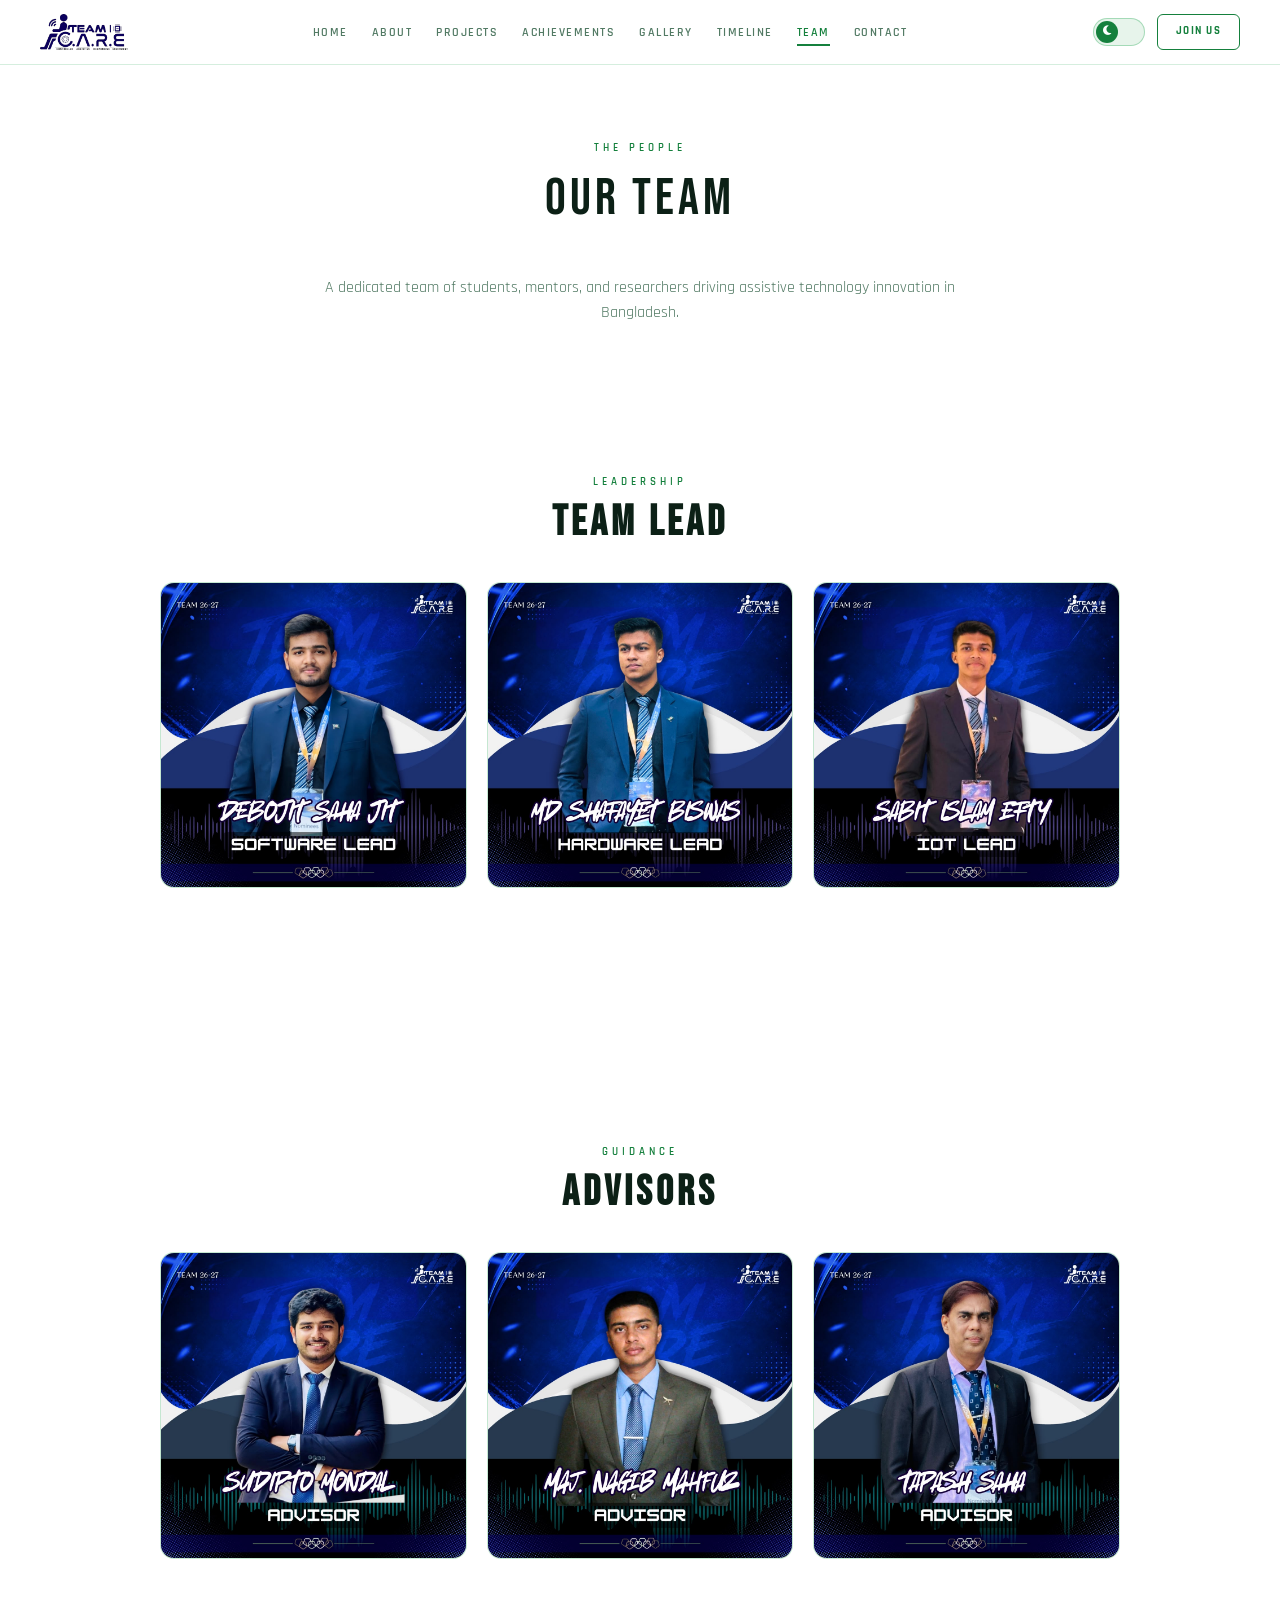
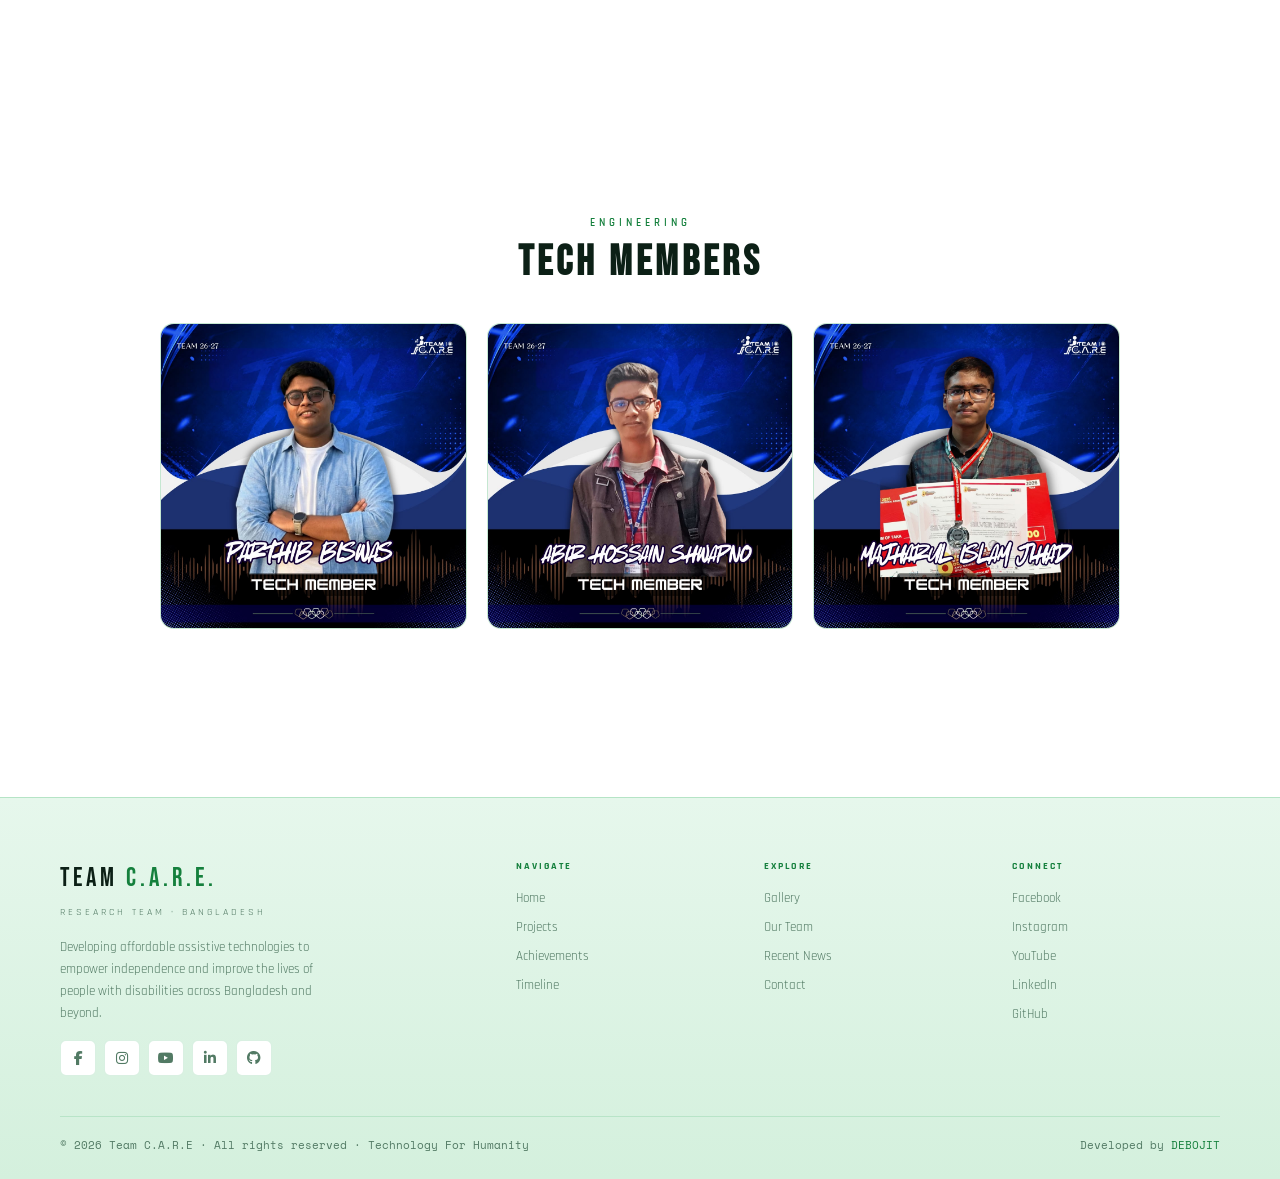
<file: team.html>
<!DOCTYPE html>
<html lang="en">
<head>
<meta charset="utf-8">
<meta name="viewport" content="width=device-width, initial-scale=1">
<title>Our Team — Team C.A.R.E</title>
<meta name="description" content="Meet the people behind Team C.A.R.E — leadership, advisors, and tech members.">
<link rel="preconnect" href="https://fonts.googleapis.com">
<link rel="preconnect" href="https://fonts.gstatic.com" crossorigin>
<link href="https://fonts.googleapis.com/css2?family=Bebas+Neue&family=Rajdhani:wght@400;500;600;700&family=Space+Mono:wght@400;700&display=swap" rel="stylesheet">
<link rel="stylesheet" href="https://cdnjs.cloudflare.com/ajax/libs/font-awesome/6.5.1/css/all.min.css">
<link rel="stylesheet" href="./css/style.css">
</head>
<body>

<div id="cursor-ring"></div>
<div id="cursor-dot"></div>

<div class="mobile-menu" id="mobileMenu">
  <a href="./index.html">Home</a>
  <a href="./index.html#about">About</a>
  <a href="./projects.html">Projects</a>
  <a href="./awards.html">Achievements</a>
  <a href="./gallery.html">Gallery</a>
  <a href="./roadmap.html">Timeline</a>
  <a href="./team.html">Team</a>
  <a href="./contact.html">Contact</a>
</div>

<nav>
  <a class="nav-logo" href="./index.html">
    <img src="./images/logo-light.png" alt="Team C.A.R.E." class="logo-light">
    <img src="./images/logo-dark.png" alt="Team C.A.R.E." class="logo-dark">
  </a>
  <ul class="nav-links">
    <li><a href="./index.html">Home</a></li>
    <li><a href="./index.html#about">About</a></li>
    <li><a href="./projects.html">Projects</a></li>
    <li><a href="./awards.html">Achievements</a></li>
    <li><a href="./gallery.html">Gallery</a></li>
    <li><a href="./roadmap.html">Timeline</a></li>
    <li><a class="active" href="./team.html">Team</a></li>
    <li><a href="./contact.html">Contact</a></li>
  </ul>
  <div class="nav-right">
    <button class="theme-toggle" title="Toggle theme" aria-label="Toggle dark/light mode">
      <div class="theme-toggle-thumb">
        <span class="toggle-moon"><i class="fa-solid fa-moon"></i></span>
        <span class="toggle-sun"><i class="fa-solid fa-sun"></i></span>
      </div>
    </button>
    <a class="btn-join" href="./contact.html">Join Us</a>
    <div class="hamburger"><span></span><span></span><span></span></div>
  </div>
</nav>

<main class="subpage-content">
  <div class="section-eyebrow">The People</div>
  <div class="section-title">OUR TEAM</div>
  <p style="text-align:center;color:var(--muted);max-width:680px;margin:0 auto 60px">
    A dedicated team of students, mentors, and researchers driving assistive technology innovation in Bangladesh.
  </p>

  <div class="team-sections" id="teamSections"></div>
</main>

<footer>
  <div class="footer-main">
    <div class="footer-brand">
      <div class="footer-logo">TEAM <span>C.A.R.E.</span></div>
      <div class="footer-sub">Research Team · Bangladesh</div>
      <p>Developing affordable assistive technologies to empower independence and improve the lives of people with disabilities across Bangladesh and beyond.</p>
      <div class="social-links">
        <a href="https://facebook.com/teamcare.bd" target="_blank" rel="noreferrer" class="social-link" title="Facebook"><i class="fa-brands fa-facebook-f"></i></a>
        <a href="https://instagram.com/teamcare.bd" target="_blank" rel="noreferrer" class="social-link" title="Instagram"><i class="fa-brands fa-instagram"></i></a>
        <a href="https://youtube.com/@teamcare" target="_blank" rel="noreferrer" class="social-link" title="YouTube"><i class="fa-brands fa-youtube"></i></a>
        <a href="https://linkedin.com/company/teamcare-bd" target="_blank" rel="noreferrer" class="social-link" title="LinkedIn"><i class="fa-brands fa-linkedin-in"></i></a>
        <a href="https://github.com/teamcare-bd" target="_blank" rel="noreferrer" class="social-link" title="GitHub"><i class="fa-brands fa-github"></i></a>
      </div>
    </div>
    <div class="footer-col">
      <h5>Navigate</h5>
      <a href="./index.html">Home</a>
      <a href="./projects.html">Projects</a>
      <a href="./awards.html">Achievements</a>
      <a href="./roadmap.html">Timeline</a>
    </div>
    <div class="footer-col">
      <h5>Explore</h5>
      <a href="./gallery.html">Gallery</a>
      <a href="./team.html">Our Team</a>
      <a href="./news.html">Recent News</a>
      <a href="./contact.html">Contact</a>
    </div>
    <div class="footer-col">
      <h5>Connect</h5>
      <a href="https://facebook.com/teamcare.bd" target="_blank" rel="noreferrer">Facebook</a>
      <a href="https://instagram.com/teamcare.bd" target="_blank" rel="noreferrer">Instagram</a>
      <a href="https://youtube.com/@teamcare" target="_blank" rel="noreferrer">YouTube</a>
      <a href="https://linkedin.com/company/teamcare-bd" target="_blank" rel="noreferrer">LinkedIn</a>
      <a href="https://github.com/teamcare-bd" target="_blank" rel="noreferrer">GitHub</a>
    </div>
  </div>
  <div class="footer-divider"></div>
  <div class="footer-bottom">
    <div class="footer-copy">© 2026 Team C.A.R.E · All rights reserved · Technology For Humanity</div>
    <div class="footer-dev">Developed by <span>DEBOJIT</span></div>
  </div>
</footer>

<script src="./data/content.js"></script>
<script src="./js/main.js"></script>
</body>
</html>
</file>
<file: css/style.css>
/* ============================================================
   Team C.A.R.E — style.css (V14)
   Light green default, dark cyan optional.
   Font Awesome icons · awards scroll-stack · roadmap media
   with auto-thumbnail video + overlay play button.
   ============================================================ */

*, *::before, *::after { margin: 0; padding: 0; box-sizing: border-box; }
html { scroll-behavior: smooth; -webkit-text-size-adjust: 100%; }
img, svg, video { display: block; max-width: 100%; height: auto; }
button, input, select, textarea { font: inherit; color: inherit; }
button { background: none; border: none; cursor: pointer; }
a { color: inherit; text-decoration: none; }
ul { list-style: none; }

/* ============================================================
   LIGHT THEME (default)
   ============================================================ */
:root {
  --bg: #ffffff;
  --bg2: #f2f9f4;
  --surface: #ffffff;
  --surface2: #e7f4eb;
  --surface3: #d9eddf;

  --text: #0c2016;
  --text-dim: #294a38;
  --muted: #527a64;

  --border: rgba(22, 163, 74, 0.16);
  --border-strong: rgba(22, 163, 74, 0.32);

  --accent: #15803d;
  --accent-light: #22c55e;
  --accent-deep: #14532d;
  --accent-glow: rgba(21, 128, 61, 0.18);

  --accent-2: #16a34a;
  --accent-2-glow: rgba(22, 163, 74, 0.15);

  --glass: rgba(255, 255, 255, 0.88);
  --glass-border: rgba(22, 163, 74, 0.18);

  --shadow-sm: 0 1px 3px rgba(12, 32, 22, 0.06);
  --shadow-md: 0 4px 16px rgba(12, 32, 22, 0.08);
  --shadow-lg: 0 12px 40px rgba(12, 32, 22, 0.10);

  --r-sm: 6px;
  --r-md: 10px;
  --r-lg: 14px;
  --r-xl: 20px;

  --font-display: 'Bebas Neue', 'Rajdhani', sans-serif;
  --font-body: 'Rajdhani', system-ui, -apple-system, sans-serif;
  --font-mono: 'Space Mono', 'Courier New', monospace;

  --green-100: #f4fbf6;
  --green-200: #e6f7ec;
  --green-300: #d4f0dd;
  --green-400: #b9e6c7;
}

/* ============================================================
   DARK THEME
   ============================================================ */
[data-theme="dark"] {
  --bg: #080d18;
  --bg2: #0b1220;
  --surface: #101a2e;
  --surface2: #16233c;
  --surface3: #1d2d4a;

  --text: #eef2fb;
  --text-dim: #c5cee3;
  --muted: #7b88a8;

  --border: rgba(100, 160, 255, 0.14);
  --border-strong: rgba(100, 160, 255, 0.28);

  --accent: #4a90ff;
  --accent-light: #82b1ff;
  --accent-deep: #1a5fd4;
  --accent-glow: rgba(74, 144, 255, 0.25);

  --accent-2: #22d3ee;
  --accent-2-glow: rgba(34, 211, 238, 0.2);

  --glass: rgba(16, 26, 46, 0.75);
  --glass-border: rgba(100, 160, 255, 0.16);

  --shadow-sm: 0 1px 3px rgba(0, 0, 0, 0.4);
  --shadow-md: 0 4px 16px rgba(0, 0, 0, 0.5);
  --shadow-lg: 0 12px 40px rgba(0, 0, 0, 0.6);
}

/* ============================================================
   BASE
   ============================================================ */
body {
  background: var(--bg);
  color: var(--text);
  font-family: var(--font-body);
  font-size: 16px;
  line-height: 1.6;
  overflow-x: hidden;
  transition: background-color 0.25s ease, color 0.25s ease;
}

.fa-solid, .fa-regular, .fa-brands, .fas, .far, .fab {
  display: inline-block;
  line-height: 1;
}

@media (hover: hover) and (pointer: fine) {
  body { cursor: none; }
  a, button, input, select, textarea, label { cursor: none; }
}

#cursor-ring, #cursor-dot {
  position: fixed;
  top: 0; left: 0;
  border-radius: 50%;
  pointer-events: none;
  z-index: 99999;
  will-change: transform;
  transform: translate3d(-100px, -100px, 0);
}
#cursor-dot {
  width: 4px; height: 4px;
  background: var(--accent);
  box-shadow: 0 0 8px var(--accent-glow);
}
#cursor-ring {
  width: 28px; height: 28px;
  border: 1.5px solid var(--accent);
  opacity: 0.6;
  transition: width 0.18s, height 0.18s, border-color 0.18s, opacity 0.18s;
}
body.cursor-hover #cursor-ring {
  width: 44px; height: 44px;
  border-color: var(--accent-light);
  opacity: 1;
}
@media (hover: none), (pointer: coarse) {
  #cursor-ring, #cursor-dot { display: none; }
  body { cursor: auto; }
}

::-webkit-scrollbar { width: 8px; height: 8px; }
::-webkit-scrollbar-track { background: var(--bg2); }
::-webkit-scrollbar-thumb {
  background: var(--border-strong);
  border-radius: 4px;
}
::-webkit-scrollbar-thumb:hover { background: var(--accent); }

/* ============================================================
   SECTION HEADERS
   ============================================================ */
.section-eyebrow {
  font-size: 11px;
  font-weight: 600;
  letter-spacing: 4px;
  text-transform: uppercase;
  color: var(--accent);
  text-align: center;
  margin-bottom: 12px;
}
.section-title {
  font-family: var(--font-display);
  font-size: clamp(32px, 5vw, 52px);
  letter-spacing: 4px;
  text-align: center;
  color: var(--text);
  margin-bottom: 48px;
  line-height: 1.1;
}

/* ============================================================
   NAV
   ============================================================ */
nav {
  position: fixed;
  top: 0; left: 0; right: 0;
  z-index: 100;
  display: flex;
  align-items: center;
  justify-content: space-between;
  padding: 14px 40px;
  background: var(--glass);
  backdrop-filter: blur(16px);
  -webkit-backdrop-filter: blur(16px);
  border-bottom: 1px solid var(--glass-border);
  transition: background-color 0.25s ease;
}
.nav-logo {
  display: flex;
  align-items: center;
  height: 36px;
}
.nav-logo img {
  height: 100%;
  width: auto;
  max-width: 200px;
  object-fit: contain;
}
.nav-logo .logo-light { display: block; }
.nav-logo .logo-dark { display: none; }
[data-theme="dark"] .nav-logo .logo-light { display: none; }
[data-theme="dark"] .nav-logo .logo-dark { display: block; }

.nav-links { display: flex; gap: 24px; }
.nav-links a {
  font-size: 12px;
  font-weight: 600;
  letter-spacing: 1.5px;
  text-transform: uppercase;
  color: var(--muted);
  padding: 4px 0;
  border-bottom: 2px solid transparent;
  transition: color 0.15s, border-color 0.15s;
}
.nav-links a:hover,
.nav-links a.active {
  color: var(--accent);
  border-bottom-color: var(--accent);
}

.nav-right { display: flex; align-items: center; gap: 12px; }

.btn-join {
  padding: 8px 18px;
  border: 1.5px solid var(--accent);
  color: var(--accent);
  border-radius: var(--r-sm);
  font-size: 11px;
  font-weight: 700;
  letter-spacing: 1.5px;
  text-transform: uppercase;
  transition: background-color 0.15s, color 0.15s;
}
.btn-join:hover { background: var(--accent); color: #fff; }

.theme-toggle {
  position: relative;
  width: 52px; height: 28px;
  border-radius: 14px;
  background: var(--surface2);
  border: 1px solid var(--border-strong);
  transition: background-color 0.2s;
}
.theme-toggle-thumb {
  position: absolute;
  top: 2px; left: 2px;
  width: 22px; height: 22px;
  border-radius: 50%;
  background: var(--accent);
  color: #fff;
  display: flex;
  align-items: center;
  justify-content: center;
  font-size: 11px;
  transition: transform 0.25s cubic-bezier(0.4, 0, 0.2, 1), background-color 0.25s;
}
[data-theme="dark"] .theme-toggle-thumb { transform: translateX(24px); }
.theme-toggle-thumb .icon-moon,
.theme-toggle-thumb .toggle-moon { display: inline; }
.theme-toggle-thumb .icon-sun,
.theme-toggle-thumb .toggle-sun { display: none; }
[data-theme="dark"] .theme-toggle-thumb .icon-moon,
[data-theme="dark"] .theme-toggle-thumb .toggle-moon { display: none; }
[data-theme="dark"] .theme-toggle-thumb .icon-sun,
[data-theme="dark"] .theme-toggle-thumb .toggle-sun { display: inline; }

.hamburger {
  display: none;
  flex-direction: column;
  gap: 5px;
  padding: 6px;
}
.hamburger span {
  width: 22px; height: 2px;
  background: var(--text);
  border-radius: 2px;
}

.mobile-menu {
  display: none;
  position: fixed;
  top: 64px; left: 0; right: 0;
  z-index: 99;
  flex-direction: column;
  padding: 12px 24px 20px;
  background: var(--glass);
  backdrop-filter: blur(16px);
  -webkit-backdrop-filter: blur(16px);
  border-bottom: 1px solid var(--glass-border);
}
.mobile-menu.open { display: flex; }
.mobile-menu a {
  padding: 12px 0;
  font-size: 13px;
  font-weight: 600;
  letter-spacing: 1.5px;
  text-transform: uppercase;
  color: var(--text-dim);
  border-bottom: 1px solid var(--border);
}
.mobile-menu a:last-child { border-bottom: none; }
.mobile-menu a:hover { color: var(--accent); }

/* ============================================================
   BUTTONS
   ============================================================ */
.btn-primary,
.btn-secondary,
.btn-outline {
  display: inline-flex;
  align-items: center;
  gap: 8px;
  padding: 12px 26px;
  border-radius: var(--r-sm);
  font-size: 12px;
  font-weight: 700;
  letter-spacing: 2px;
  text-transform: uppercase;
  transition: background-color 0.15s, color 0.15s, border-color 0.15s, box-shadow 0.15s;
}
.btn-primary {
  background: var(--accent);
  color: #fff;
  box-shadow: 0 4px 14px var(--accent-glow);
}
.btn-primary:hover {
  background: var(--accent-deep);
  box-shadow: 0 6px 22px var(--accent-glow);
}
.btn-secondary {
  background: transparent;
  color: var(--text);
  border: 1.5px solid var(--border-strong);
}
.btn-secondary:hover {
  border-color: var(--accent);
  color: var(--accent);
}
.btn-outline {
  background: transparent;
  color: var(--accent);
  border: 1.5px solid var(--accent);
}
.btn-outline:hover {
  background: var(--accent);
  color: #fff;
}

/* ============================================================
   HERO
   ============================================================ */
#hero {
  position: relative;
  min-height: 92vh;
  display: flex;
  align-items: center;
  padding: 140px 60px 80px;
  overflow: hidden;
  background: var(--bg);
}
#hero::before {
  content: "";
  position: absolute;
  inset: 0;
  z-index: 0;
  pointer-events: none;
  background:
    radial-gradient(circle at 78% 42%, rgba(22, 163, 74, 0.38) 0%, rgba(22, 163, 74, 0.14) 38%, transparent 70%),
    radial-gradient(circle at 20% 78%, rgba(21, 128, 61, 0.26) 0%, rgba(21, 128, 61, 0.10) 42%, transparent 72%),
    radial-gradient(circle at 50% 10%, rgba(34, 197, 94, 0.20) 0%, transparent 58%),
    linear-gradient(180deg, #dff4e6 0%, #f2faf5 45%, #d6efdd 100%);
  animation: heroBreath 10s ease-in-out infinite alternate;
  will-change: transform, opacity;
}
#hero::after {
  content: "";
  position: absolute;
  inset: 0;
  z-index: 0;
  pointer-events: none;
  background:
    radial-gradient(circle at 30% 40%, rgba(34, 197, 94, 0.18) 0%, transparent 52%);
  animation: heroDrift 16s ease-in-out infinite alternate;
  will-change: transform, opacity;
}
@keyframes heroBreath {
  0%   { transform: scale(1);    opacity: 1; }
  100% { transform: scale(1.06); opacity: 0.86; }
}
@keyframes heroDrift {
  0%   { transform: translate(0, 0);    opacity: 0.6; }
  50%  { transform: translate(6%, -4%); opacity: 1; }
  100% { transform: translate(-4%, 3%); opacity: 0.7; }
}
[data-theme="dark"] #hero::before,
[data-theme="dark"] #hero::after {
  display: none;
}

#heroBgCanvas {
  position: absolute;
  inset: 0;
  width: 100%;
  height: 100%;
  pointer-events: none;
  z-index: 0;
  opacity: 0.22;
}
[data-theme="dark"] #heroBgCanvas { opacity: 0.7; }

.hero-content {
  position: relative;
  z-index: 1;
  max-width: 640px;
}
.hero-eyebrow {
  font-size: 11px;
  font-weight: 600;
  letter-spacing: 4px;
  text-transform: uppercase;
  color: var(--accent);
  margin-bottom: 16px;
}
.hero-title {
  font-family: var(--font-display);
  font-size: clamp(56px, 9vw, 108px);
  line-height: 0.95;
  letter-spacing: 2px;
  color: var(--text);
  margin-bottom: 20px;
}
.hero-title .accent { color: var(--accent); }
.hero-desc {
  font-size: 16px;
  line-height: 1.7;
  color: var(--text-dim);
  margin-bottom: 32px;
  max-width: 520px;
}
.hero-desc strong { color: var(--text); }
.hero-btns { display: flex; gap: 12px; flex-wrap: wrap; }

.scroll-indicator {
  position: absolute;
  bottom: 32px;
  left: 60px;
  font-size: 10px;
  letter-spacing: 3px;
  text-transform: uppercase;
  color: var(--muted);
}

section { padding: 88px 60px; }

#what {
  background: linear-gradient(180deg, var(--green-200) 0%, var(--green-100) 100%);
  border-top: 1px solid var(--border);
}
#about {
  background: linear-gradient(180deg, #ffffff 0%, var(--green-100) 100%);
}
#stats {
  background: linear-gradient(90deg, var(--green-200) 0%, var(--green-300) 50%, var(--green-200) 100%);
  border-top: 1px solid var(--border);
  border-bottom: 1px solid var(--border);
  padding: 56px 60px;
}
#recent-home {
  background: linear-gradient(180deg, var(--green-100) 0%, var(--green-200) 100%);
  border-top: 1px solid var(--border);
}
[data-theme="dark"] #what,
[data-theme="dark"] #about,
[data-theme="dark"] #recent-home { background: var(--bg2); }
[data-theme="dark"] #stats { background: var(--surface2); }

/* ============================================================
   CARDS
   ============================================================ */
.cards-grid {
  display: grid;
  grid-template-columns: repeat(4, 1fr);
  gap: 20px;
  max-width: 1200px;
  margin: 0 auto;
}
.card {
  background: var(--surface);
  border: 1px solid var(--border);
  border-radius: var(--r-lg);
  padding: 28px 24px;
  box-shadow: var(--shadow-sm);
  transition: border-color 0.2s, box-shadow 0.2s, transform 0.2s;
}
.card:hover {
  border-color: var(--border-strong);
  box-shadow: var(--shadow-md);
  transform: translateY(-2px);
}
.card-icon {
  width: 44px; height: 44px;
  border-radius: var(--r-sm);
  background: var(--accent-glow);
  display: grid;
  place-items: center;
  margin-bottom: 16px;
  color: var(--accent);
  font-size: 20px;
}
.card h3 {
  font-family: var(--font-display);
  font-size: 20px;
  letter-spacing: 2px;
  color: var(--text);
  margin-bottom: 8px;
}
.card p { font-size: 14px; line-height: 1.65; color: var(--muted); }

/* ============================================================
   ABOUT
   ============================================================ */
.about-grid {
  display: grid;
  grid-template-columns: 1fr 1fr;
  gap: 60px;
  align-items: center;
  max-width: 1200px;
  margin: 0 auto;
}
.about-eyebrow {
  font-size: 11px;
  font-weight: 600;
  letter-spacing: 4px;
  text-transform: uppercase;
  color: var(--accent);
  margin-bottom: 12px;
}
.about-title {
  font-family: var(--font-display);
  font-size: clamp(36px, 5vw, 60px);
  line-height: 1;
  color: var(--text);
  margin-bottom: 20px;
}
.about-title .accent { color: var(--accent); }
.about-text {
  font-size: 15px;
  line-height: 1.8;
  color: var(--text-dim);
  margin-bottom: 28px;
}
.about-text strong { color: var(--text); }

.video-card {
  position: relative;
  background: var(--surface);
  border: 1px solid var(--border);
  border-radius: var(--r-lg);
  overflow: hidden;
  aspect-ratio: 16 / 10;
  display: flex;
  flex-direction: column;
  justify-content: flex-end;
  box-shadow: var(--shadow-md);
}
.video-card video { display: block; }
.video-bg {
  position: absolute;
  inset: 0;
  background: var(--surface2);
  display: grid;
  place-items: center;
  color: var(--accent);
}
.wheelchair-svg { width: 180px; opacity: 0.35; color: var(--accent); }
.play-btn {
  position: absolute;
  top: 50%; left: 50%;
  transform: translate(-50%, -50%);
  width: 56px; height: 56px;
  border-radius: 50%;
  background: var(--accent);
  color: #fff;
  display: grid;
  place-items: center;
  font-size: 18px;
}
.video-footer {
  position: relative;
  padding: 16px 18px;
  background: var(--glass);
  backdrop-filter: blur(12px);
  -webkit-backdrop-filter: blur(12px);
  border-top: 1px solid var(--glass-border);
}
.video-footer .project-tag {
  font-size: 10px;
  letter-spacing: 2px;
  text-transform: uppercase;
  color: var(--accent);
  margin-bottom: 4px;
}
.video-footer h4 {
  font-family: var(--font-display);
  font-size: 18px;
  letter-spacing: 2px;
  color: var(--text);
}

/* ============================================================
   STATS
   ============================================================ */
.stats-grid {
  display: grid;
  grid-template-columns: repeat(4, 1fr);
  max-width: 1000px;
  margin: 0 auto;
  gap: 20px;
}
.stat-item {
  display: flex;
  align-items: center;
  gap: 14px;
}
.stat-icon {
  width: 40px; height: 40px;
  border-radius: var(--r-sm);
  background: var(--accent-glow);
  display: grid;
  place-items: center;
  color: var(--accent);
  font-size: 18px;
  flex-shrink: 0;
}
.stat-num {
  font-family: var(--font-display);
  font-size: 34px;
  line-height: 1;
  color: var(--text);
}
.stat-label {
  font-size: 10px;
  letter-spacing: 2px;
  text-transform: uppercase;
  color: var(--muted);
}

/* ============================================================
   NEWS
   ============================================================ */
.news-header {
  display: flex;
  align-items: flex-end;
  justify-content: space-between;
  max-width: 1200px;
  margin: 0 auto 32px;
}
.news-header-left .section-eyebrow { text-align: left; margin-bottom: 6px; }
.news-header-left .section-title { text-align: left; margin-bottom: 0; font-size: clamp(28px, 4vw, 40px); }
.view-all {
  font-size: 11px;
  font-weight: 700;
  letter-spacing: 2px;
  text-transform: uppercase;
  color: var(--accent);
  padding: 8px 16px;
  border: 1px solid var(--accent);
  border-radius: var(--r-sm);
  transition: background-color 0.15s, color 0.15s;
}
.view-all:hover { background: var(--accent); color: #fff; }

.news-grid {
  display: grid;
  grid-template-columns: repeat(4, 1fr);
  gap: 18px;
  max-width: 1200px;
  margin: 0 auto;
}
.news-card {
  background: var(--surface);
  border: 1px solid var(--border);
  border-radius: var(--r-md);
  overflow: hidden;
  box-shadow: var(--shadow-sm);
  transition: border-color 0.2s, transform 0.2s, box-shadow 0.2s;
}
.news-card:hover {
  border-color: var(--border-strong);
  transform: translateY(-3px);
  box-shadow: var(--shadow-md);
}
.news-thumb {
  height: 100px;
  background: var(--surface2);
  display: grid;
  place-items: center;
  font-size: 32px;
  color: var(--accent);
}
.news-body { padding: 14px 16px 16px; }
.news-date {
  font-family: var(--font-mono);
  font-size: 10px;
  letter-spacing: 1px;
  color: var(--muted);
  margin-bottom: 6px;
}
.news-body h4 {
  font-size: 14px;
  font-weight: 700;
  line-height: 1.4;
  color: var(--text);
  margin-bottom: 10px;
}
.news-arrow { display: inline-block; color: var(--accent); font-size: 16px; }

/* ============================================================
   SUBPAGE
   ============================================================ */
.subpage-content {
  padding: 140px 60px 80px;
  max-width: 1200px;
  margin: 0 auto;
  min-height: 60vh;
}

.project-details {
  max-width: 800px;
  margin: 0 auto 40px;
  font-size: 15px;
  color: var(--text-dim);
  line-height: 1.75;
  text-align: center;
}

.care-wheelchair-layout {
  display: grid;
  grid-template-columns: 1fr auto 1fr;
  gap: 24px;
  align-items: center;
  max-width: 1050px;
  margin: 0 auto 56px;
}
.care-wc-left, .care-wc-right {
  display: flex;
  flex-direction: column;
  gap: 10px;
}
.care-wc-right { align-items: flex-end; }
.care-feat-item {
  display: flex;
  align-items: center;
  gap: 10px;
  padding: 10px 14px;
  background: var(--surface);
  border: 1px solid var(--border);
  border-radius: var(--r-sm);
  font-size: 12px;
  color: var(--text-dim);
  transition: border-color 0.2s;
}
.care-feat-item:hover { border-color: var(--accent); }
.care-wc-right .care-feat-item { flex-direction: row-reverse; }
.care-feat-dot {
  width: 8px; height: 8px;
  border-radius: 50%;
  flex-shrink: 0;
}
.care-wc-center {
  display: grid;
  place-items: center;
  padding: 20px;
  position: relative;
}
.care-wc-placeholder {
  width: 180px;
  height: 200px;
  background: var(--surface);
  border: 2px dashed var(--border-strong);
  border-radius: var(--r-lg);
  display: flex;
  flex-direction: column;
  align-items: center;
  justify-content: center;
  gap: 10px;
  color: var(--muted);
  font-size: 48px;
}

.projects-grid {
  display: grid;
  grid-template-columns: repeat(3, 1fr);
  gap: 22px;
  max-width: 1200px;
  margin: 0 auto;
}
.project-card {
  background: var(--surface);
  border: 1px solid var(--border);
  border-radius: var(--r-lg);
  overflow: hidden;
  box-shadow: var(--shadow-sm);
  transition: border-color 0.2s, transform 0.2s, box-shadow 0.2s;
  display: flex;
  flex-direction: column;
}
.project-card:hover {
  border-color: var(--border-strong);
  transform: translateY(-3px);
  box-shadow: var(--shadow-md);
}
.project-thumb {
  height: 160px;
  background: var(--surface2);
  display: grid;
  place-items: center;
  font-size: 52px;
  color: var(--accent);
}
.project-body { padding: 20px; display: flex; flex-direction: column; flex-grow: 1; }
.project-tag {
  font-size: 10px;
  font-weight: 600;
  letter-spacing: 2px;
  text-transform: uppercase;
  color: var(--accent);
  margin-bottom: 6px;
}
.project-body h3 {
  font-family: var(--font-display);
  font-size: 20px;
  letter-spacing: 1.5px;
  color: var(--text);
  margin-bottom: 8px;
}
.project-body p {
  font-size: 13px;
  line-height: 1.65;
  color: var(--muted);
  margin-bottom: 16px;
  flex-grow: 1;
}
.project-link {
  font-size: 11px;
  font-weight: 700;
  letter-spacing: 2px;
  text-transform: uppercase;
  color: var(--accent);
}

/* ============================================================
   AWARDS — scroll-stack
   ============================================================ */
.awards-list {
  max-width: 900px;
  margin: 0 auto;
  padding: 0 0 80px;
  display: flex;
  flex-direction: column;
  gap: 80px;
}

.care-award {
  position: relative;
  display: flex;
  flex-direction: column;
  gap: 20px;
  opacity: 0;
  transform: translateY(120px) scale(0.9);
  transition:
    opacity 0.9s cubic-bezier(0.22, 1, 0.36, 1),
    transform 1.1s cubic-bezier(0.22, 1, 0.36, 1);
  will-change: transform, opacity;
  transform-origin: center center;
}
.care-award.in-view {
  opacity: 1;
  transform: translateY(0) scale(1);
}
.care-award.leaving {
  opacity: 0.15;
  transform: translateY(-80px) scale(0.94);
}

.care-award-img {
  position: relative;
  width: 100%;
  aspect-ratio: 16 / 10;
  border-radius: var(--r-lg);
  overflow: hidden;
  background: var(--surface2);
  border: 1px solid var(--border);
  display: grid;
  place-items: center;
  color: var(--accent);
  font-size: 64px;
}
.care-award-img img {
  position: absolute;
  inset: 0;
  width: 100%;
  height: 100%;
  object-fit: cover;
  display: block;
}
.care-award-placeholder {
  width: 100%;
  height: 100%;
  display: grid;
  place-items: center;
}

.care-award-body {
  background: transparent;
  border: 1.5px solid var(--border-strong);
  border-radius: var(--r-lg);
  padding: 28px 32px;
  transition: border-color 0.3s, background-color 0.3s;
}
.care-award:hover .care-award-body {
  border-color: var(--accent);
  background: var(--accent-glow);
}

.care-award-eyebrow {
  font-family: var(--font-mono);
  font-size: 12px;
  letter-spacing: 4px;
  text-transform: uppercase;
  color: var(--accent);
  margin-bottom: 10px;
  font-weight: 700;
}
.care-award-body h3 {
  font-family: var(--font-display);
  font-size: clamp(28px, 4.5vw, 48px);
  letter-spacing: 2px;
  line-height: 1.05;
  color: var(--accent);
  margin-bottom: 14px;
  text-transform: uppercase;
}
.care-award-badge {
  display: inline-block;
  border: 1.5px solid var(--accent);
  color: var(--accent);
  border-radius: 999px;
  padding: 5px 16px;
  font-family: var(--font-mono);
  font-size: 11px;
  letter-spacing: 1px;
  margin-bottom: 18px;
}
.care-award .btn-outline {
  width: 100%;
  justify-content: center;
  padding: 14px 20px;
  font-size: 12px;
  margin-top: 6px;
}

.care-award-modal {
  background: var(--surface);
  border: 1px solid var(--border-strong);
  border-radius: var(--r-xl);
  padding: 32px;
  max-width: 480px;
  width: 100%;
  text-align: center;
  max-height: 84vh;
  overflow: auto;
  position: relative;
}
.care-award-modal h3 {
  font-family: var(--font-display);
  font-size: 24px;
  letter-spacing: 2px;
  color: var(--accent);
  margin-bottom: 10px;
}
.care-award-modal p {
  color: var(--muted);
  font-size: 14px;
  line-height: 1.7;
  margin-bottom: 20px;
}

/* ============================================================
   TEAM — sections with full-aspect photo grids (no captions)
   ============================================================ */
.team-sections {
  display: flex;
  flex-direction: column;
  gap: 80px;
  max-width: 1100px;
  margin: 0 auto;
}

.team-section {
  position: relative;
}

.team-section-head {
  text-align: center;
  margin-bottom: 36px;
}
.team-section-head .section-eyebrow {
  margin-bottom: 8px;
}
.team-section-title {
  font-family: var(--font-display);
  font-size: clamp(28px, 4vw, 42px);
  letter-spacing: 4px;
  color: var(--text);
  line-height: 1.1;
}

/* Grid of 3 across — preserves each photo's full aspect ratio */
.team-photo-grid {
  display: grid;
  grid-template-columns: repeat(3, 1fr);
  gap: 20px;
}

.team-photo {
  position: relative;
  width: 100%;
  border-radius: var(--r-lg);
  overflow: hidden;
  background: var(--surface2);
  border: 1px solid var(--border);
  transition: border-color 0.25s, transform 0.25s, box-shadow 0.25s;
}
.team-photo:hover {
  border-color: var(--border-strong);
  transform: translateY(-4px);
  box-shadow: var(--shadow-md);
}
.team-photo img {
  display: block;
  width: 100%;
  height: auto;
  /* NO object-fit, NO aspect-ratio — image keeps its natural shape */
}

@media (max-width: 900px) {
  .team-photo-grid { grid-template-columns: repeat(2, 1fr); }
}
@media (max-width: 600px) {
  .team-photo-grid { grid-template-columns: 1fr; }
  .team-sections { gap: 60px; }
}
/* ============================================================
   GALLERY
   ============================================================ */
.gallery-filter {
  display: flex;
  justify-content: center;
  gap: 8px;
  margin-bottom: 36px;
  flex-wrap: wrap;
}
.filter-btn {
  padding: 7px 18px;
  border: 1px solid var(--border-strong);
  border-radius: 999px;
  background: var(--surface);
  color: var(--muted);
  font-size: 11px;
  font-weight: 600;
  letter-spacing: 1.5px;
  text-transform: uppercase;
  transition: background-color 0.15s, color 0.15s, border-color 0.15s;
}
.filter-btn.active,
.filter-btn:hover {
  background: var(--accent);
  color: #fff;
  border-color: var(--accent);
}

.gallery-grid {
  column-count: 4;
  column-gap: 14px;
  max-width: 1300px;
  margin: 0 auto;
}
@media (max-width: 1100px) { .gallery-grid { column-count: 3; } }
@media (max-width: 768px)  { .gallery-grid { column-count: 2; } }
@media (max-width: 480px)  { .gallery-grid { column-count: 1; } }

.gallery-item {
  position: relative;
  display: block;
  width: 100%;
  margin: 0 0 14px;
  break-inside: avoid;
  border-radius: var(--r-md);
  overflow: hidden;
  cursor: zoom-in;
  background: var(--surface2);
  transition: transform 0.25s ease, box-shadow 0.25s ease;
  will-change: transform;
}
.gallery-item:hover {
  transform: translateY(-3px);
  box-shadow: 0 12px 32px rgba(0, 0, 0, 0.15);
  z-index: 2;
}
[data-theme="dark"] .gallery-item:hover {
  box-shadow: 0 12px 32px rgba(0, 0, 0, 0.5);
}

.gallery-img {
  display: block;
  width: 100%;
  height: auto;
  opacity: 0;
  transition: opacity 0.5s ease;
  background: var(--surface2);
}
.gallery-img.loaded { opacity: 1; }

.gallery-thumb {
  position: absolute;
  inset: 0;
  width: 100%;
  height: 100%;
  object-fit: cover;
  filter: blur(18px);
  transform: scale(1.1);
  opacity: 1;
  transition: opacity 0.5s ease;
  pointer-events: none;
}
.gallery-item.ready .gallery-thumb { opacity: 0; }

/* ============================================================
   LIGHTBOX
   ============================================================ */
.lightbox {
  position: fixed;
  inset: 0;
  z-index: 999;
  background: rgba(6, 10, 18, 0.96);
  display: flex;
  align-items: center;
  justify-content: center;
  padding: 24px;
  opacity: 0;
  pointer-events: none;
  transition: opacity 0.25s ease;
  backdrop-filter: blur(6px);
  -webkit-backdrop-filter: blur(6px);
}
.lightbox.open { opacity: 1; pointer-events: auto; }

.lightbox-stage {
  position: relative;
  max-width: 90vw;
  max-height: 90vh;
  display: flex;
  align-items: center;
  justify-content: center;
}
.lightbox-img {
  max-width: 90vw;
  max-height: 90vh;
  width: auto;
  height: auto;
  object-fit: contain;
  border-radius: var(--r-md);
  box-shadow: 0 30px 80px rgba(0, 0, 0, 0.7);
  display: block;
}

.lightbox-close,
.lightbox-prev,
.lightbox-next {
  position: absolute;
  width: 44px;
  height: 44px;
  border-radius: 50%;
  background: rgba(255, 255, 255, 0.12);
  color: #fff;
  font-size: 18px;
  display: grid;
  place-items: center;
  backdrop-filter: blur(8px);
  -webkit-backdrop-filter: blur(8px);
  border: 1px solid rgba(255, 255, 255, 0.15);
  transition: background-color 0.15s, transform 0.15s;
  z-index: 2;
}
.lightbox-close:hover,
.lightbox-prev:hover,
.lightbox-next:hover {
  background: rgba(255, 255, 255, 0.25);
}
.lightbox-close { top: 16px; right: 16px; }
.lightbox-prev  { left: 16px; top: 50%; transform: translateY(-50%); }
.lightbox-next  { right: 16px; top: 50%; transform: translateY(-50%); }
.lightbox-prev:hover { transform: translateY(-50%) translateX(-2px); }
.lightbox-next:hover { transform: translateY(-50%) translateX(2px); }

.lightbox-counter {
  position: absolute;
  bottom: 16px;
  left: 50%;
  transform: translateX(-50%);
  color: rgba(255, 255, 255, 0.7);
  font-family: var(--font-mono);
  font-size: 12px;
  letter-spacing: 2px;
  background: rgba(0, 0, 0, 0.4);
  padding: 6px 14px;
  border-radius: 999px;
  backdrop-filter: blur(8px);
  -webkit-backdrop-filter: blur(8px);
}
@media (max-width: 640px) {
  .lightbox-close,
  .lightbox-prev,
  .lightbox-next {
    width: 38px;
    height: 38px;
    font-size: 16px;
  }
  .lightbox-prev  { left: 8px; }
  .lightbox-next  { right: 8px; }
  .lightbox-close { top: 8px; right: 8px; }
}

/* Awards modal close — accent glass */
.care-award-modal .lightbox-close {
  background: var(--accent-glow);
  color: var(--accent);
  border: 1.5px solid var(--accent);
  width: 40px;
  height: 40px;
  font-size: 16px;
}
.care-award-modal .lightbox-close:hover {
  background: var(--accent);
  color: #fff;
}

/* ============================================================
   ROADMAP
   ============================================================ */
.roadmap-track {
  max-width: 960px;
  margin: 0 auto;
  position: relative;
}
.roadmap-track::before {
  content: "";
  position: absolute;
  left: 28px;
  top: 0; bottom: 0;
  width: 2px;
  background: linear-gradient(180deg, transparent 0%, var(--accent) 8%, var(--accent) 92%, transparent 100%);
  opacity: 0.4;
}
.roadmap-item {
  position: relative;
  display: flex;
  gap: 28px;
  margin-bottom: 60px;
  align-items: flex-start;
  padding-left: 0;
}
.road-dot-wrap {
  display: flex;
  flex-direction: column;
  align-items: center;
  padding-top: 32px;
  position: relative;
  z-index: 1;
  flex-shrink: 0;
  width: 58px;
}
.road-dot {
  width: 18px; height: 18px;
  border-radius: 50%;
  background: var(--accent);
  border: 3px solid var(--bg);
  box-shadow: 0 0 0 3px var(--accent-glow);
}
.road-dot.active {
  animation: roadPulse 2s ease-in-out infinite;
}
.road-dot.future { background: var(--muted); }
@keyframes roadPulse {
  0%, 100% { box-shadow: 0 0 0 3px var(--accent-glow); }
  50%      { box-shadow: 0 0 0 8px transparent; }
}
.road-content { flex: 1; min-width: 0; }

.road-card {
  background: var(--surface);
  border: 1px solid var(--border);
  border-radius: var(--r-lg);
  padding: 24px 26px;
  box-shadow: var(--shadow-sm);
  transition: border-color 0.25s, box-shadow 0.25s, transform 0.25s;
}
.road-card:hover {
  border-color: var(--border-strong);
  box-shadow: var(--shadow-md);
  transform: translateY(-2px);
}
.roadmap-item.road-milestone .road-card { border-left: 3px solid var(--accent); }
.roadmap-item.road-achievement .road-card { border-left: 3px solid var(--border-strong); }

.road-year {
  font-family: var(--font-mono);
  font-size: 11px;
  letter-spacing: 3px;
  text-transform: uppercase;
  color: var(--accent);
  margin-bottom: 8px;
  font-weight: 700;
}
.road-content h3 {
  font-family: var(--font-display);
  font-size: clamp(20px, 2.6vw, 28px);
  letter-spacing: 1.5px;
  line-height: 1.15;
  color: var(--text);
  margin-bottom: 12px;
}
.road-content p {
  font-size: 14px;
  line-height: 1.75;
  color: var(--muted);
  margin-bottom: 16px;
}
.road-status-row {
  display: flex;
  gap: 8px;
  flex-wrap: wrap;
  margin-top: 12px;
}
.road-status {
  display: inline-block;
  padding: 5px 14px;
  border-radius: 999px;
  font-size: 10px;
  font-weight: 700;
  letter-spacing: 1.5px;
  text-transform: uppercase;
}
.status-done { background: var(--accent-glow); color: var(--accent); }
.status-active { background: var(--accent); color: #fff; }
.status-future { background: var(--surface2); color: var(--muted); }

.road-media {
  position: relative;
  margin-top: 16px;
  border-radius: var(--r-md);
  overflow: hidden;
  background: var(--surface2);
  border: 1px solid var(--border);
}
.road-media video,
.road-media img {
  display: block;
  width: 100%;
  height: auto;
  aspect-ratio: 16 / 10;
  object-fit: cover;
}
.road-video { background: #000; }

/* Video auto-thumbnail + overlay play button */
.road-media video.has-thumb {
  cursor: pointer;
}
.video-overlay {
  position: absolute;
  inset: 0;
  display: grid;
  place-items: center;
  background: rgba(0, 0, 0, 0.15);
  cursor: pointer;
  transition: background-color 0.2s ease, opacity 0.25s ease;
  z-index: 2;
}
.video-overlay:hover {
  background: rgba(0, 0, 0, 0.3);
}
.road-media video.is-playing ~ .video-overlay {
  opacity: 0;
  pointer-events: none;
}
.video-overlay .play-icon {
  width: 68px;
  height: 68px;
  border-radius: 50%;
  background: var(--accent);
  color: #fff;
  display: grid;
  place-items: center;
  font-size: 22px;
  box-shadow: 0 10px 32px rgba(0, 0, 0, 0.35), 0 0 0 3px rgba(255, 255, 255, 0.15);
  transition: transform 0.2s ease, box-shadow 0.2s ease;
}
.video-overlay:hover .play-icon {
  transform: scale(1.08);
  box-shadow: 0 12px 40px rgba(0, 0, 0, 0.45), 0 0 0 3px rgba(255, 255, 255, 0.25);
}
.video-overlay .play-icon i {
  margin-left: 4px; /* optical centering of the triangle */
}
@media (max-width: 640px) {
  .video-overlay .play-icon {
    width: 54px;
    height: 54px;
    font-size: 18px;
  }
}

/* ============================================================
   CONTACT
   ============================================================ */
.contact-grid {
  display: grid;
  grid-template-columns: 1fr 1.4fr;
  gap: 60px;
  max-width: 1050px;
  margin: 0 auto;
}
.contact-grid h3 {
  font-family: var(--font-display);
  font-size: 34px;
  letter-spacing: 3px;
  color: var(--text);
  margin-bottom: 16px;
}
.contact-grid > div > p {
  color: var(--muted);
  font-size: 15px;
  line-height: 1.8;
  margin-bottom: 28px;
}
.contact-detail {
  display: flex;
  gap: 14px;
  margin-bottom: 20px;
}
.contact-icon {
  width: 40px; height: 40px;
  border-radius: var(--r-sm);
  background: var(--accent-glow);
  color: var(--accent);
  display: grid;
  place-items: center;
  font-size: 16px;
  flex-shrink: 0;
}
.contact-detail-text strong {
  display: block;
  font-size: 10px;
  font-weight: 700;
  letter-spacing: 2px;
  text-transform: uppercase;
  color: var(--accent);
  margin-bottom: 2px;
}
.contact-detail-text span { color: var(--text-dim); font-size: 14px; }

.contact-form { display: grid; gap: 14px; }
.form-row { display: grid; grid-template-columns: 1fr 1fr; gap: 14px; }
.form-group label {
  display: block;
  font-size: 10px;
  font-weight: 700;
  letter-spacing: 2px;
  text-transform: uppercase;
  color: var(--muted);
  margin-bottom: 6px;
}
.form-group input,
.form-group select,
.form-group textarea {
  width: 100%;
  padding: 12px 14px;
  background: var(--surface);
  border: 1px solid var(--border-strong);
  border-radius: var(--r-sm);
  color: var(--text);
  font-size: 14px;
  outline: none;
  transition: border-color 0.15s, box-shadow 0.15s;
}
.form-group input:focus,
.form-group select:focus,
.form-group textarea:focus {
  border-color: var(--accent);
  box-shadow: 0 0 0 3px var(--accent-glow);
}
.form-group textarea { resize: vertical; min-height: 100px; }
.form-group input::placeholder,
.form-group textarea::placeholder { color: var(--muted); opacity: 0.6; }
.form-group select option { background: var(--surface); color: var(--text); }

/* ============================================================
   FOOTER
   ============================================================ */
footer {
  background: linear-gradient(180deg, var(--green-200) 0%, var(--green-300) 100%);
  border-top: 1px solid var(--border);
  padding: 60px 60px 24px;
}
[data-theme="dark"] footer { background: var(--bg2); }

.footer-main {
  display: grid;
  grid-template-columns: 2fr 1fr 1fr 1fr;
  gap: 40px;
  max-width: 1200px;
  margin: 0 auto 40px;
}
.footer-logo {
  font-family: var(--font-display);
  font-size: 26px;
  letter-spacing: 4px;
  color: var(--text);
  margin-bottom: 4px;
}
.footer-logo span { color: var(--accent); }
.footer-sub {
  font-size: 10px;
  letter-spacing: 3px;
  text-transform: uppercase;
  color: var(--muted);
  margin-bottom: 16px;
}
.footer-brand p {
  color: var(--muted);
  font-size: 13px;
  line-height: 1.7;
  max-width: 280px;
  margin-bottom: 16px;
}
.footer-col h5 {
  font-size: 10px;
  font-weight: 700;
  letter-spacing: 2px;
  text-transform: uppercase;
  color: var(--accent);
  margin-bottom: 14px;
}
.footer-col a {
  display: block;
  color: var(--muted);
  font-size: 13px;
  margin-bottom: 8px;
  transition: color 0.15s;
}
.footer-col a:hover { color: var(--text); }
.social-links { display: flex; gap: 8px; flex-wrap: wrap; }
.social-link {
  width: 36px; height: 36px;
  border-radius: var(--r-sm);
  background: var(--surface);
  border: 1px solid var(--border);
  color: var(--muted);
  display: grid;
  place-items: center;
  font-size: 14px;
  transition: background-color 0.15s, color 0.15s, border-color 0.15s;
}
.social-link:hover { background: var(--accent); color: #fff; border-color: var(--accent); }
.footer-divider {
  max-width: 1200px;
  margin: 0 auto;
  height: 1px;
  background: var(--border);
}
.footer-bottom {
  max-width: 1200px;
  margin: 20px auto 0;
  display: flex;
  justify-content: space-between;
  align-items: center;
  flex-wrap: wrap;
  gap: 12px;
}
.footer-copy, .footer-dev {
  font-family: var(--font-mono);
  font-size: 11px;
  color: var(--muted);
}
.footer-dev span { color: var(--accent); }

/* ============================================================
   ANIMATIONS
   ============================================================ */
.fade-up {
  opacity: 0;
  transform: translateY(16px);
  transition: opacity 0.5s ease, transform 0.5s ease;
}
.fade-up.visible {
  opacity: 1;
  transform: translateY(0);
}
.tagline-reveal .tag-word {
  display: inline-block;
  opacity: 0;
  transition: opacity 0.4s ease;
}
.tagline-reveal.revealed .tag-word { opacity: 1; }

@media (prefers-reduced-motion: reduce) {
  *, *::before, *::after {
    animation-duration: 0.01ms !important;
    transition-duration: 0.01ms !important;
  }
  .fade-up, .tagline-reveal .tag-word {
    opacity: 1 !important;
    transform: none !important;
  }
  #heroBgCanvas { display: none; }
  #hero::before, #hero::after { animation: none !important; }
  .care-award,
  .care-award.in-view,
  .care-award.leaving {
    opacity: 1;
    transform: none;
    transition: none;
  }
}

/* ============================================================
   RESPONSIVE
   ============================================================ */
@media (max-width: 1100px) {
  nav { padding: 12px 24px; }
  section { padding: 72px 32px; }
  #hero { padding: 120px 32px 72px; }
  .subpage-content { padding: 120px 32px 60px; }
  .cards-grid { grid-template-columns: repeat(2, 1fr); }
  .about-grid { grid-template-columns: 1fr; gap: 40px; }
  .team-grid { grid-template-columns: repeat(3, 1fr); }
  .news-grid, .stats-grid { grid-template-columns: repeat(2, 1fr); }
  .projects-grid, .footer-main { grid-template-columns: 1fr 1fr; }
  .contact-grid { grid-template-columns: 1fr; gap: 40px; }
  .care-wheelchair-layout { grid-template-columns: 1fr; }
  .care-wc-right { align-items: flex-start; }
  .care-wc-right .care-feat-item { flex-direction: row; }
  .roadmap-track::before { left: 20px; }
}

@media (max-width: 768px) {
  nav { padding: 10px 16px; }
  .nav-links { display: none; }
  .hamburger { display: flex; }
  .btn-join { display: none; }
  section { padding: 56px 20px; }
  #hero { padding: 100px 20px 64px; min-height: 88vh; }
  .subpage-content { padding: 100px 20px 56px; }
  .cards-grid,
  .team-grid,
  .news-grid,
  .projects-grid,
  .footer-main,
  .form-row { grid-template-columns: 1fr; }
  .stats-grid { grid-template-columns: 1fr 1fr; }
  .scroll-indicator { display: none; }
  .hero-title { font-size: clamp(44px, 14vw, 72px); }
  .footer-bottom { flex-direction: column; text-align: center; }
  .awards-list { gap: 60px; }
  .care-award-img { aspect-ratio: 4 / 3; font-size: 48px; }
  .care-award-body { padding: 20px 22px; }
  .care-award { transform: translateY(80px) scale(0.92); }
  .roadmap-item { gap: 16px; margin-bottom: 40px; }
  .road-dot-wrap { width: 42px; padding-top: 24px; }
  .road-dot { width: 14px; height: 14px; border-width: 2px; }
  .road-card { padding: 18px 20px; }
  .road-media video,
  .road-media img { aspect-ratio: 4 / 3; }
}
</file>
